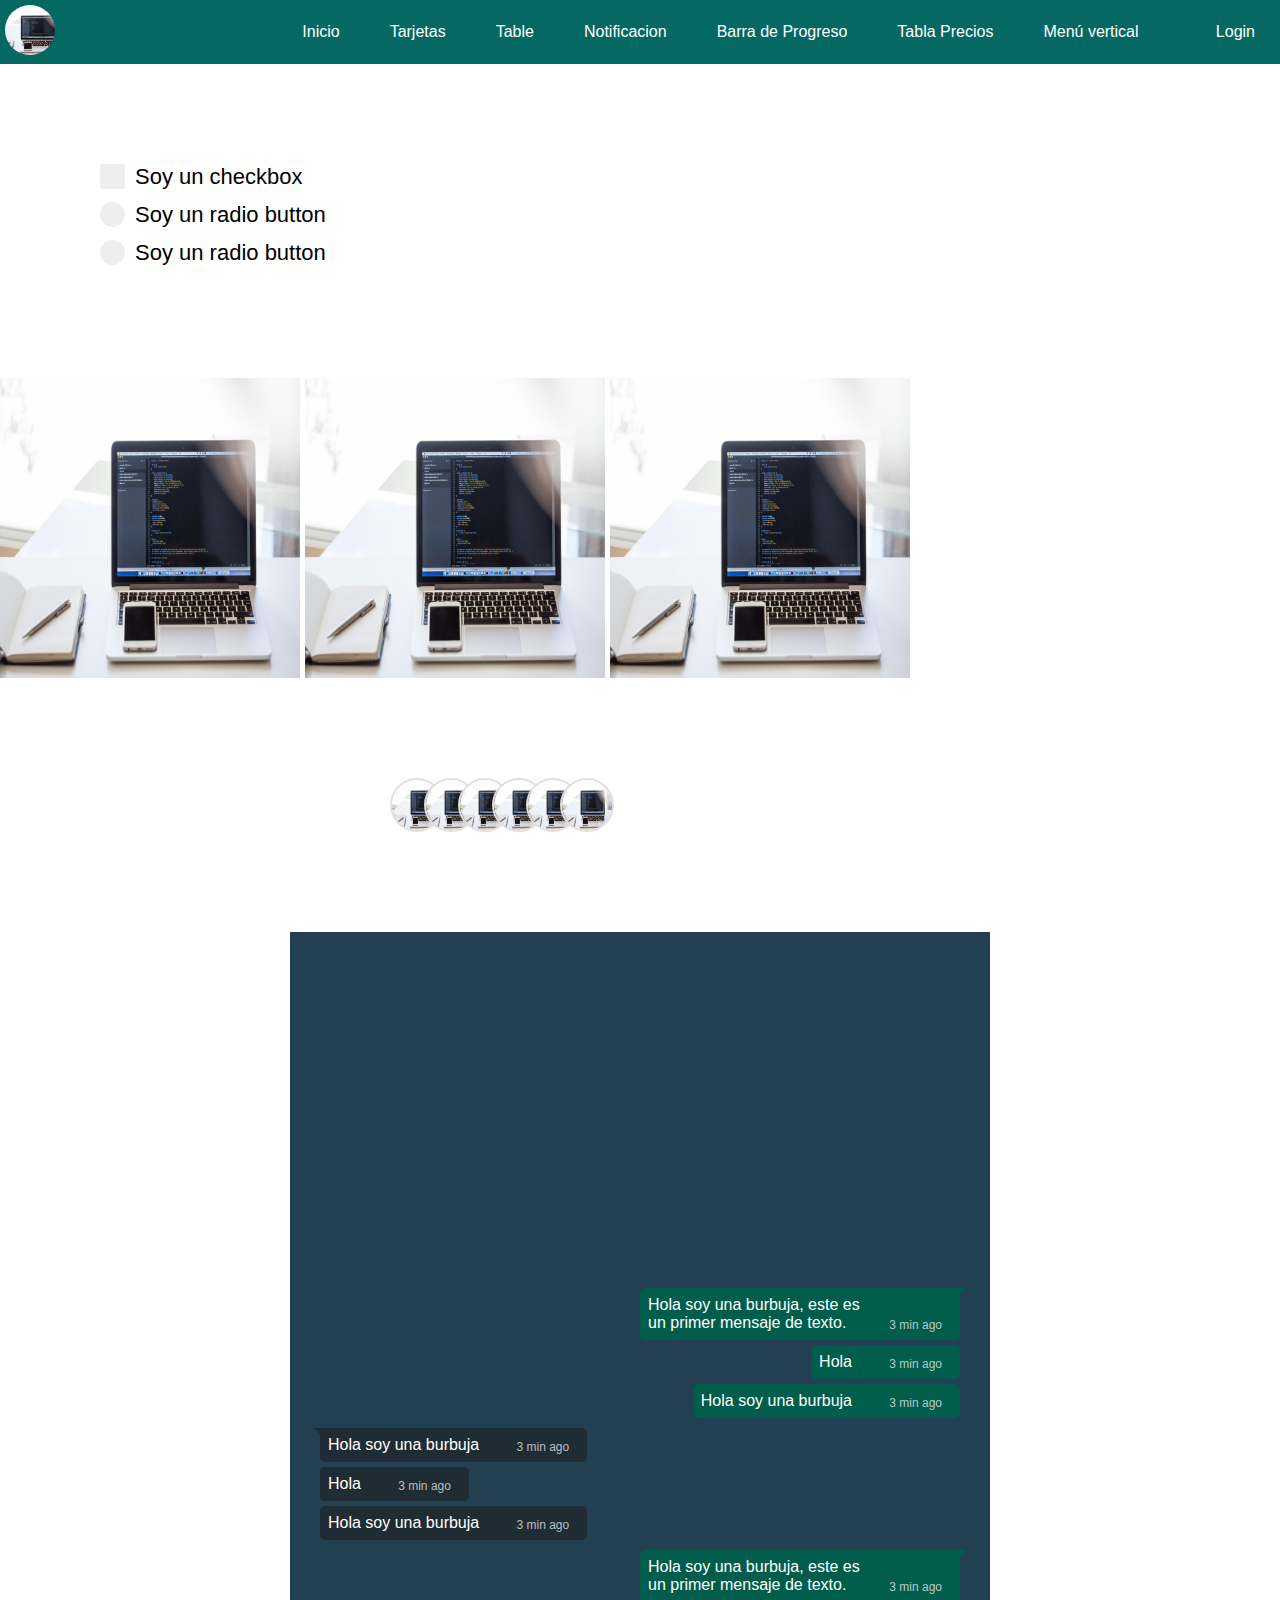
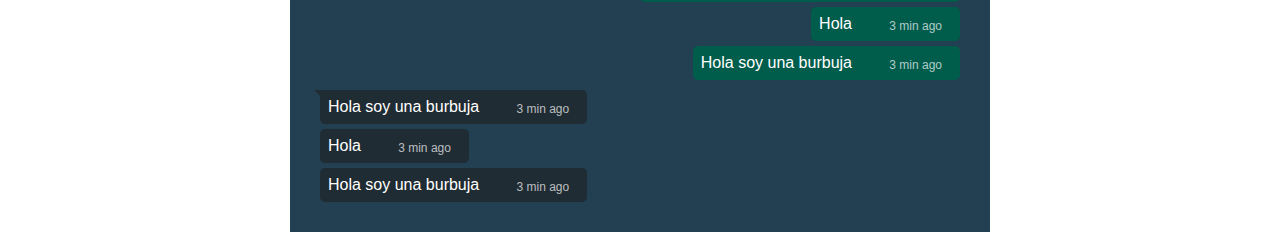
<file: index.html>
<!DOCTYPE html>
<html lang="en">
  <head>
    <meta charset="UTF-8" />
    <meta http-equiv="X-UA-Compatible" content="IE=edge" />
    <meta name="viewport" content="width=device-width, initial-scale=1.0" />
    <link rel="stylesheet" href="css/style.css" />
    <link
      href="https://fonts.googleapis.com/icon?family=Material+Icons"
      rel="stylesheet"
    />
    <title>Menú vertical responsivo</title>
  </head>
  <body>
    <nav>
      <div class="mobile">
        <div class="header">
          <div class="logo"><img src="img/logo.jpg" alt="" /></div>
          <div class="more">
            <button id="bMore">
              <span class="material-icons"> menu </span>
            </button>
          </div>
        </div>
        <div class="links" id="links">
          <a href="index.html">Inicio</a>
          <a href="tarjetas.html">Tarjetas</a>
          <a href="tabla.html">Table</a>
          <a href="notificacion.html">Notificacion</a>
          <a href="#">Search</a>
          <a href="#">Sign up</a>
          <a href="login.html">Login</a>
        </div>
      </div>
      <div class="desktop">
        <div class="logo"><img src="img/logo.jpg" alt="" /></div>
        <div class="primary">
          <a href="index.html">Inicio</a>
          <a href="tarjetas.html">Tarjetas</a>
          <a href="tabla.html">Table</a>
          <a href="notificacion.html">Notificacion</a>
          <a href="barraProgreso.html">Barra de Progreso</a>
          <a href="tablaPrecios.html">Tabla Precios</a>
          <a href="menuVertical.html">Menú vertical</a>
        </div>
        <div class="secondary full">
          <!-- <a href="#">Search</a> -->
          <!-- <a href="#">Sign up</a> -->
          <a href="login.html">Login</a>
        </div>
        <div class="secondary mini">
          <a href="#" class="more">More</a>
          <div class="submenu">
            <a href="#">Search</a>
            <a href="#">Sign up</a>
            <a href="#">Login</a>
          </div>
        </div>
      </div>
    </nav>
    <main>
      <section class="check">
        <label class="checkbox-container"
          >Soy un checkbox
          <input type="checkbox" name="" id="" />
          <span class="checkmark"
            ><span class="material-icons">check</span></span
          >
        </label>
        <label class="checkbox-container"
          >Soy un radio button
          <input type="radio" name="a" id="" />
          <span class="checkmark radio"><div class="circle"></div></span>
        </label>
        <label class="checkbox-container"
          >Soy un radio button
          <input type="radio" name="a" id="" />
          <span class="checkmark radio"><div class="circle"></div></span>
        </label>
      </section>
      <section class="cards3d">
        <div class="flip-card">
          <div class="flip-card-inner">
            <div class="flip-card-front">
              <img src="img/logo.jpg" alt="" />
            </div>
            <div class="flip-card-back">
              <h3>Karl Dragneel</h3>
              <p>Desarrollador de softare</p>
              <p>Me gusta programar</p>
            </div>
          </div>
        </div>
        <div class="flip-card">
          <div class="flip-card-inner">
            <div class="flip-card-front"><img src="img/logo.jpg" alt="" /></div>
            <div class="flip-card-back">
              <h3>Karl Dragneel</h3>
              <p>Desarrollador de softare</p>
              <p>Me gusta programar</p>
            </div>
          </div>
        </div>
        <div class="flip-card">
          <div class="flip-card-inner">
            <div class="flip-card-front"><img src="img/logo.jpg" alt="" /></div>
            <div class="flip-card-back">
              <h3>Karl Dragneel</h3>
              <p>Desarrollador de softare</p>
              <p>Me gusta programar</p>
            </div>
          </div>
        </div>
      </section>
      <section>
        <div class="personas-container">
          <div class="persona">
            <img src="img/logo.jpg" alt="" />
            <span class="name"><span class="text">Carlos Mariscal</span></span>
          </div>
          <div class="persona">
            <img src="img/logo.jpg" alt="" />
            <span class="name"><span class="text">Carlos</span></span>
          </div>
          <div class="persona">
            <img src="img/logo.jpg" alt="" />
            <span class="name"><span class="text">Mariscal</span></span>
          </div>
          <div class="persona">
            <img src="img/logo.jpg" alt="" />
            <span class="name"><span class="text">JC</span></span>
          </div>
          <div class="persona">
            <img src="img/logo.jpg" alt="" />
            <span class="name"><span class="text">Rota</span></span>
          </div>
          <div class="persona">
            <img src="img/logo.jpg" alt="" />
            <span class="name"><span class="text">Tal</span></span>
          </div>
        </div>
      </section>
      <section class="chat-container">
        <div class="bubble-container right">
          <div class="bubble">
            <div class="bubble-text">
              <div>
                <span
                  >Hola soy una burbuja, este es un primer mensaje de
                  texto.</span
                >
                <div class="bubble-info">3 min ago</div>
              </div>
            </div>
          </div>
          <div class="bubble">
            <div class="bubble-text">
              <div>
                <span>Hola</span>
                <div class="bubble-info">3 min ago</div>
              </div>
            </div>
          </div>
          <div class="bubble">
            <div class="bubble-text">
              <div>
                <span>Hola soy una burbuja</span>
                <div class="bubble-info">3 min ago</div>
              </div>
            </div>
          </div>
        </div>
        <!-- LEFT -->
        <div class="bubble-container left">
          <div class="bubble">
            <div class="bubble-text">
              <div>
                <span>Hola soy una burbuja</span>
                <div class="bubble-info">3 min ago</div>
              </div>
            </div>
          </div>
          <div class="bubble">
            <div class="bubble-text">
              <div>
                <span>Hola</span>
                <div class="bubble-info">3 min ago</div>
              </div>
            </div>
          </div>
          <div class="bubble">
            <div class="bubble-text">
              <div>
                <span>Hola soy una burbuja</span>
                <div class="bubble-info">3 min ago</div>
              </div>
            </div>
          </div>
        </div>
        <div class="bubble-container right">
          <div class="bubble">
            <div class="bubble-text">
              <div>
                <span
                  >Hola soy una burbuja, este es un primer mensaje de
                  texto.</span
                >
                <div class="bubble-info">3 min ago</div>
              </div>
            </div>
          </div>
          <div class="bubble">
            <div class="bubble-text">
              <div>
                <span>Hola</span>
                <div class="bubble-info">3 min ago</div>
              </div>
            </div>
          </div>
          <div class="bubble">
            <div class="bubble-text">
              <div>
                <span>Hola soy una burbuja</span>
                <div class="bubble-info">3 min ago</div>
              </div>
            </div>
          </div>
        </div>
        <!-- LEFT -->
        <div class="bubble-container left">
          <div class="bubble">
            <div class="bubble-text">
              <div>
                <span>Hola soy una burbuja</span>
                <div class="bubble-info">3 min ago</div>
              </div>
            </div>
          </div>
          <div class="bubble">
            <div class="bubble-text">
              <div>
                <span>Hola</span>
                <div class="bubble-info">3 min ago</div>
              </div>
            </div>
          </div>
          <div class="bubble">
            <div class="bubble-text">
              <div>
                <span>Hola soy una burbuja</span>
                <div class="bubble-info">3 min ago</div>
              </div>
            </div>
          </div>
        </div>
      </section>
    </main>
    <script>
      const bMore = document.querySelector("#bMore");
      const links = document.querySelector("#links");
      bMore.addEventListener("click", (e) => {
        links.classList.toggle("collapsed");
      });
    </script>
  </body>
</html>
</file>
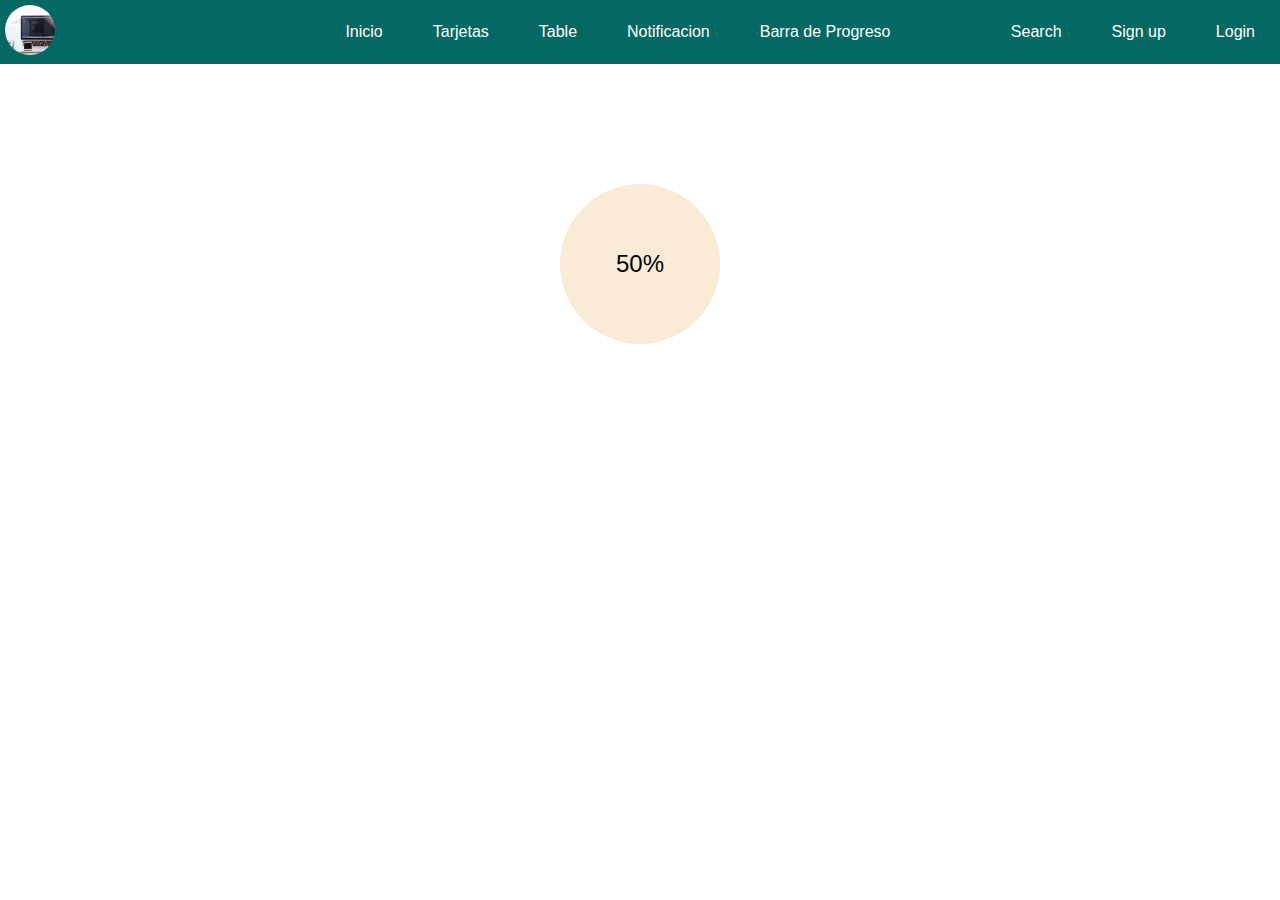
<file: barraProgreso.html>
<!DOCTYPE html>
<html lang="en">
  <head>
    <meta charset="UTF-8" />
    <meta http-equiv="X-UA-Compatible" content="IE=edge" />
    <meta name="viewport" content="width=device-width, initial-scale=1.0" />
    <link rel="stylesheet" href="css/style.css" />
    <link
      href="https://fonts.googleapis.com/icon?family=Material+Icons"
      rel="stylesheet"
    />
    <title>Barra de Progreso</title>
  </head>
  <body>
    <nav>
      <div class="mobile">
        <div class="header">
          <div class="logo"><img src="img/logo.jpg" alt="" /></div>
          <div class="more">
            <button id="bMore">
              <span class="material-icons"> menu </span>
            </button>
          </div>
        </div>
        <div class="links" id="links">
          <a href="index.html">Inicio</a>
          <a href="tarjetas.html">Tarjetas</a>
          <a href="tabla.html">Table</a>
          <a href="notificacion.html">Notificacion</a>
          <a href="#">Search</a>
          <a href="#">Sign up</a>
          <a href="login.html">Login</a>
        </div>
      </div>
      <div class="desktop">
        <div class="logo"><img src="img/logo.jpg" alt="" /></div>
        <div class="primary">
          <a href="index.html">Inicio</a>
          <a href="tarjetas.html">Tarjetas</a>
          <a href="tabla.html">Table</a>
          <a href="notificacion.html">Notificacion</a>
          <a href="barraProgreso.html">Barra de Progreso</a>
        </div>
        <div class="secondary full">
          <a href="#">Search</a>
          <a href="#">Sign up</a>
          <a href="login.html">Login</a>
        </div>
        <div class="secondary mini">
          <a href="#" class="more">More</a>
          <div class="submenu">
            <a href="#">Search</a>
            <a href="#">Sign up</a>
            <a href="#">Login</a>
          </div>
        </div>
      </div>
    </nav>
    <main class="mainProgress">
      <div class="progressbar-container">
        <div class="outer-box">
          <div class="inner-box">50%</div>
          <svg
            xmlns="http://www.w3.org/2000/svg"
            version="1.1"
            width="200"
            height="200"
          >
            <defs>
              <linearGradient id="gradientColor">
                <stop offset="0%" stop-color="#e91e63" />
                <stop offset="100%" stop-color="#673ab7" />
              </linearGradient>
            </defs>
            <circle cx="100" cy="100" r="80" stroke-linecap="round" />
          </svg>
        </div>
      </div>
    </main>
    <script></script>
  </body>
</html>
</file>
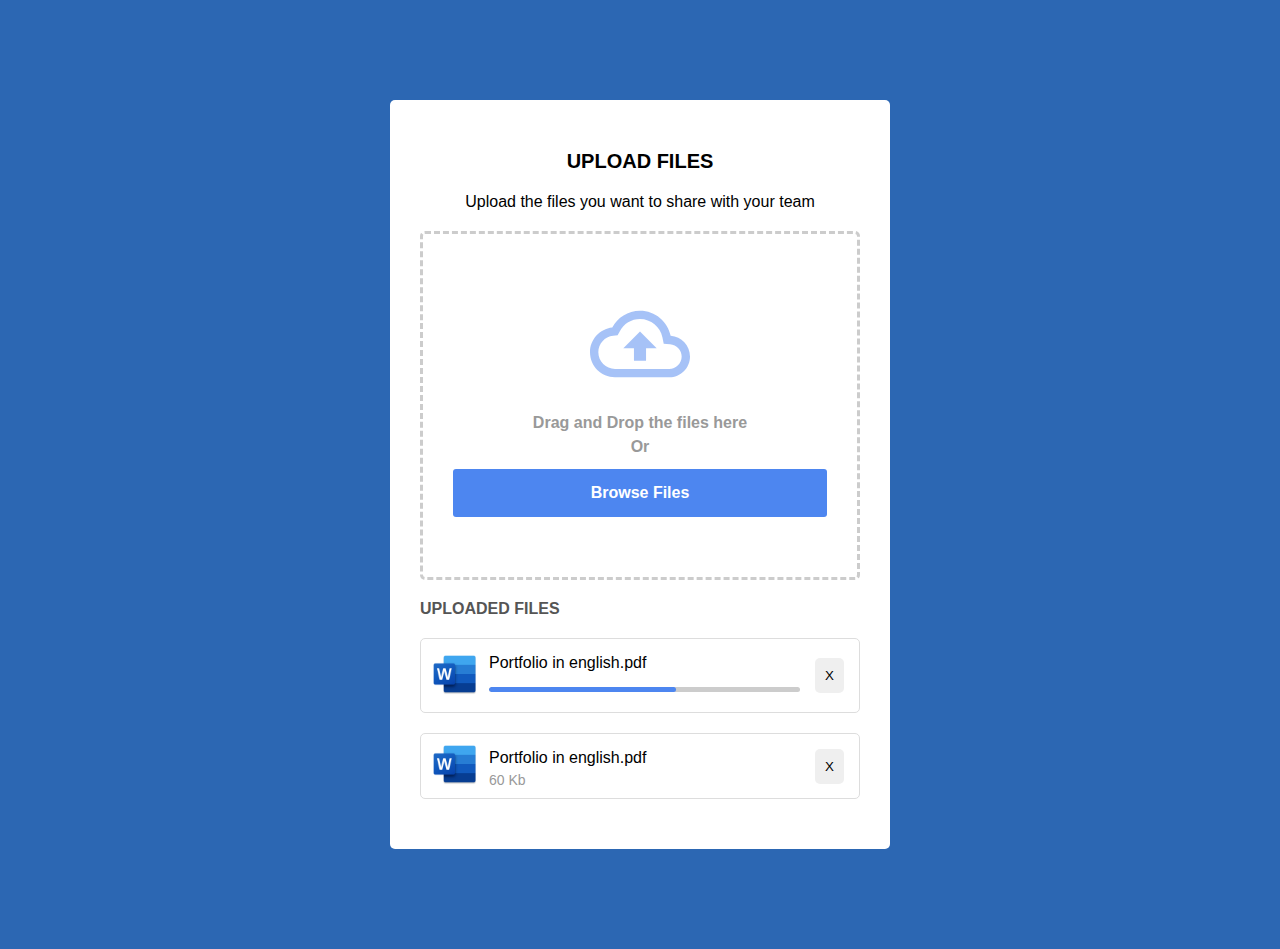
<file: dragDrop.html>
<!DOCTYPE html>
<html lang="en">
  <head>
    <meta charset="UTF-8" />
    <meta http-equiv="X-UA-Compatible" content="IE=edge" />
    <meta name="viewport" content="width=device-width, initial-scale=1.0" />
    <title>Drag and Drop</title>
    <link rel="stylesheet" href="./css/drag-drop.css" />
  </head>
  <body>
    <div class="upload-container">
      <div class="title">UPLOAD FILES</div>
      <div class="description">
        Upload the files you want to share with your team
      </div>
      <div class="drag-drop">
        <div class="icon">
          <svg
            xmlns="http://www.w3.org/2000/svg"
            height="24px"
            viewBox="0 0 24 24"
            width="24px"
            fill="#000000"
          >
            <path d="M0 0h24v24H0V0z" fill="none" />
            <path
              d="M19.35 10.04C18.67 6.59 15.64 4 12 4 9.11 4 6.6 5.64 5.35 8.04 2.34 8.36 0 10.91 0 14c0 3.31 2.69 6 6 6h13c2.76 0 5-2.24 5-5 0-2.64-2.05-4.78-4.65-4.96zM19 18H6c-2.21 0-4-1.79-4-4 0-2.05 1.53-3.76 3.56-3.97l1.07-.11.5-.95C8.08 7.14 9.94 6 12 6c2.62 0 4.88 1.86 5.39 4.43l.3 1.5 1.53.11c1.56.1 2.78 1.41 2.78 2.96 0 1.65-1.35 3-3 3zM8 13h2.55v3h2.9v-3H16l-4-4z"
            />
          </svg>
        </div>
        <div>Drag and Drop the files here <br />Or</div>
        <button class="btn">Browse Files</button>
      </div>

      <div class="title-section">UPLOADED FILES</div>
      <div class="uploaded-files">
        <div class="file">
          <div class="icon">
            <img src="./img/word icon.png" width="48" alt="" />
          </div>
          <div class="title">
            <span class="name">Portfolio in english.pdf</span>
            <div class="progress">
              <div class="progress-60"></div>
            </div>
          </div>
          <div class="actions">
            <button>X</button>
          </div>
        </div>

        <div class="file">
          <div class="icon">
            <img src="./img/word icon.png" width="48" alt="" />
          </div>
          <div class="title">
            <span class="name">Portfolio in english.pdf</span>
            <div class="size">60 Kb</div>
          </div>
          <div class="actions">
            <button>X</button>
          </div>
        </div>
      </div>
    </div>
  </body>
</html>
</file>
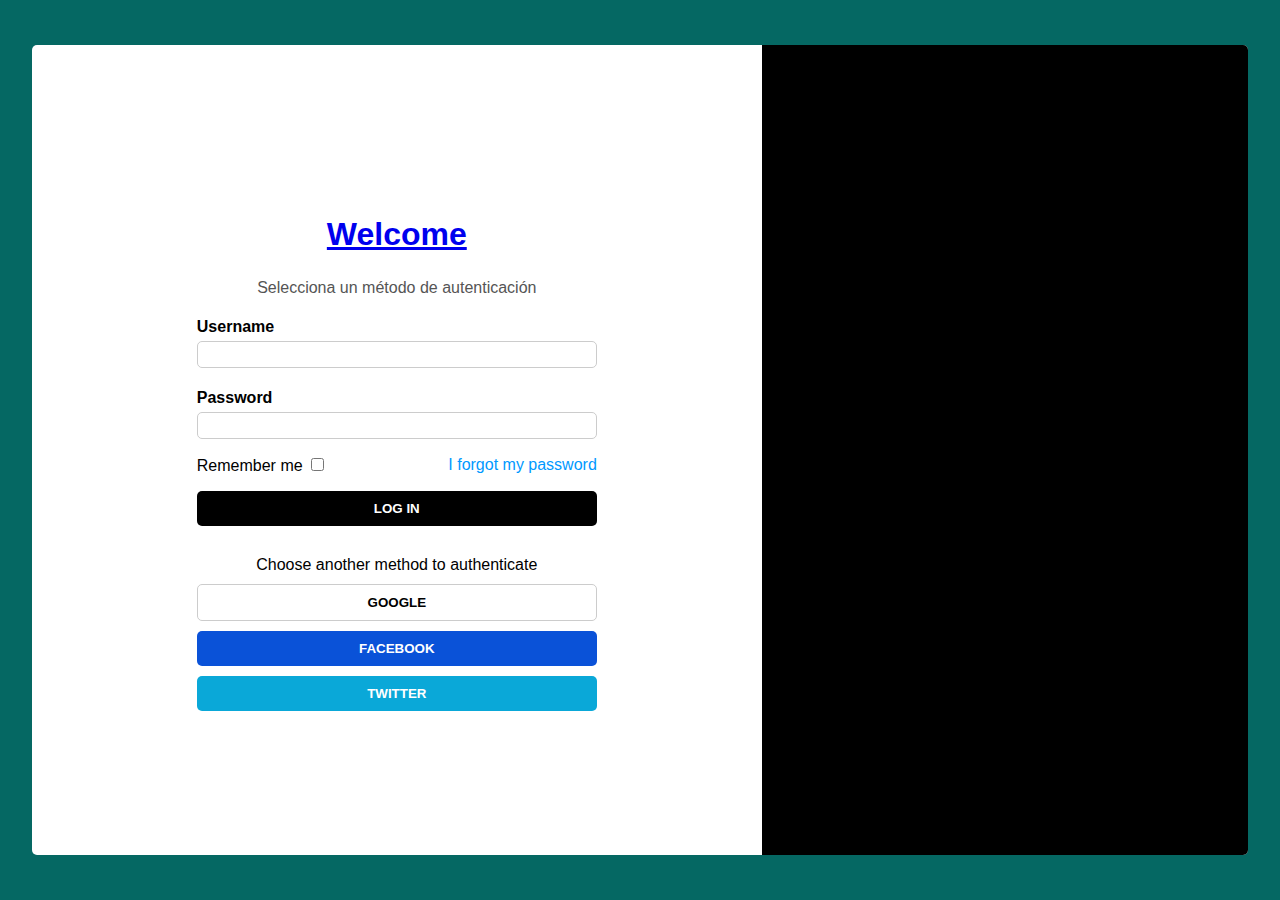
<file: login.html>
<!DOCTYPE html>
<html lang="en">
  <head>
    <meta charset="UTF-8" />
    <meta http-equiv="X-UA-Compatible" content="IE=edge" />
    <meta name="viewport" content="width=device-width, initial-scale=1.0" />
    <link rel="stylesheet" href="css/style.css" />
    <link
      href="https://fonts.googleapis.com/icon?family=Material+Icons"
      rel="stylesheet"
    />
    <title>Login</title>
  </head>
  <body>
    <!-- <nav>
      <div class="mobile">
        <div class="header">
          <div class="logo"><img src="img/logo.jpg" alt="" /></div>
          <div class="more">
            <button id="bMore">
              <span class="material-icons"> menu </span>
            </button>
          </div>
        </div>
        <div class="links" id="links">
          <a href="index.html">Inicio</a>
          <a href="tarjetas.html">Tarjetas</a>
          <a href="tabla.html">Table</a>
          <a href="notificacion.html">Notificacion</a>
          <a href="#">Search</a>
          <a href="#">Sign up</a>
          <a href="login.html">Login</a>
        </div>
      </div>
      <div class="desktop">
        <div class="logo"><img src="img/logo.jpg" alt="" /></div>
        <div class="primary">
          <a href="index.html">Inicio</a>
          <a href="tarjetas.html">Tarjetas</a>
          <a href="tabla.html">Table</a>
          <a href="notificacion.html">Notificacion</a>
        </div>
        <div class="secondary full">
          <a href="#">Search</a>
          <a href="#">Sign up</a>
          <a href="login.html">Login</a>
        </div>
        <div class="secondary mini">
          <a href="#" class="more">More</a>
          <div class="submenu">
            <a href="#">Search</a>
            <a href="#">Sign up</a>
            <a href="#">Login</a>
          </div>
        </div>
      </div>
    </nav> -->
    <main class="main">
      <div class="form-container">
        <div class="login-container">
          <h2><a href="index.html">Welcome</a></h2>
          <p>Selecciona un método de autenticación</p>
          <form action="">
            <p>
              <label for="username">Username</label>
              <input class="input" type="text" name="username" id="username" />
            </p>
            <p>
              <label for="password">Password</label>
              <input
                class="input"
                type="password"
                name="password"
                id="password"
              />
            </p>
            <div class="options">
              <div>
                Remember me
                <input type="checkbox" name="rememberme" id="rememberme" />
              </div>
              <div>
                <a href="#">I forgot my password</a>
              </div>
            </div>

            <p>
              <input type="submit" value="Log in" class="btn btn-login" />
            </p>
            <div class="providers">
              <span>Choose another method to authenticate</span>
              <button class="btn btn-google">Google</button>
              <button class="btn btn-facebook">Facebook</button>
              <button class="btn btn-twitter">Twitter</button>
            </div>
          </form>
        </div>
        <div class="welcome-screen-container"></div>
      </div>
    </main>
    <script></script>
  </body>
</html>
</file>
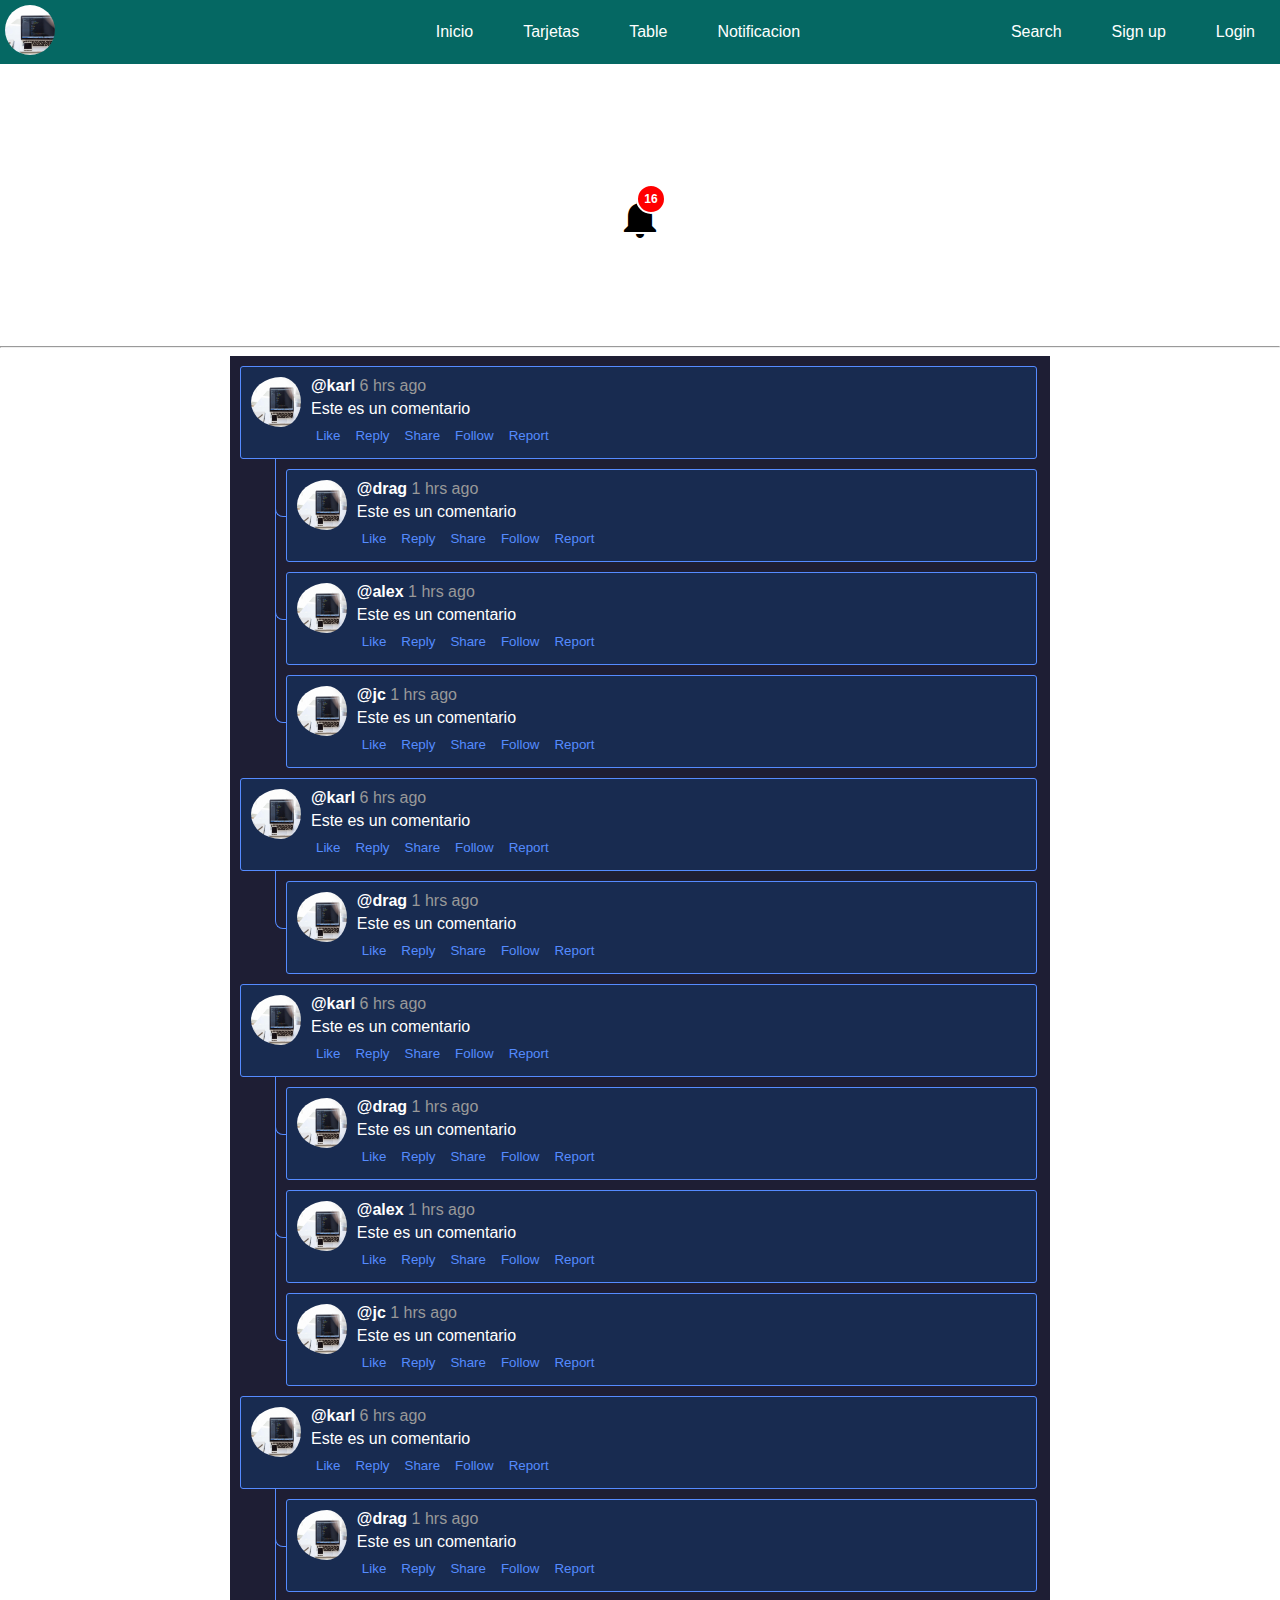
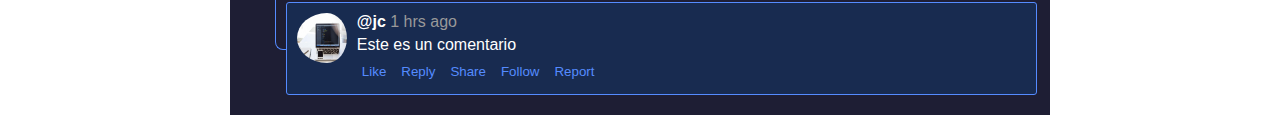
<file: notificacion.html>
<!DOCTYPE html>
<html lang="en">
  <head>
    <meta charset="UTF-8" />
    <meta http-equiv="X-UA-Compatible" content="IE=edge" />
    <meta name="viewport" content="width=device-width, initial-scale=1.0" />
    <link
      href="https://fonts.googleapis.com/icon?family=Material+Icons"
      rel="stylesheet"
    />
    <link rel="stylesheet" href="css/style.css" />
    <title>Notificación</title>
  </head>
  <body>
    <nav>
      <div class="mobile">
        <div class="header">
          <div class="logo"><img src="img/logo.jpg" alt="" /></div>
          <div class="more">
            <button id="bMore">
              <span class="material-icons"> menu </span>
            </button>
          </div>
        </div>
        <div class="links" id="links">
          <a href="index.html">Inicio</a>
          <a href="tarjetas.html">Tarjetas</a>
          <a href="tabla.html">Table</a>
          <a href="notificacion.html">Notificacion</a>
          <a href="#">Search</a>
          <a href="#">Sign up</a>
          <a href="#">Login</a>
        </div>
      </div>
      <div class="desktop">
        <div class="logo"><img src="img/logo.jpg" alt="" /></div>
        <div class="primary">
          <a href="index.html">Inicio</a>
          <a href="tarjetas.html">Tarjetas</a>
          <a href="tabla.html">Table</a>
          <a href="notificacion.html">Notificacion</a>
        </div>
        <div class="secondary full">
          <a href="#">Search</a>
          <a href="#">Sign up</a>
          <a href="#">Login</a>
        </div>
        <div class="secondary mini">
          <a href="#" class="more">More</a>
          <div class="submenu">
            <a href="#">Search</a>
            <a href="#">Sign up</a>
            <a href="#">Login</a>
          </div>
        </div>
      </div>
    </nav>
    <main>
      <div class="notification">
        <div class="count">16</div>
        <div class="material-icons notifi">notifications</div>
      </div>
      <hr />
      <!-- Thread de Comentarios -->
      <div class="comment-container">
        <div class="comment">
          <div class="comment-wrapper">
            <div class="content">
              <div class="user-photo">
                <img src="img/logo.jpg" alt="" />
              </div>
              <div class="comment-info">
                <div class="header">
                  <span class="username">@karl</span>
                  <span class="date">6 hrs ago</span>
                </div>
                <div class="text">Este es un comentario</div>
                <div class="actions">
                  <button>Like</button>
                  <button>Reply</button>
                  <button>Share</button>
                  <button>Follow</button>
                  <button>Report</button>
                </div>
              </div>
            </div>

            <div class="replies">
              <div class="comment">
                <div class="line"></div>
                <div class="comment-wrapper">
                  <div class="content">
                    <div class="user-photo">
                      <img src="img/logo.jpg" alt="" />
                    </div>
                    <div class="comment-info">
                      <div class="header">
                        <span class="username">@drag</span>
                        <span class="date">1 hrs ago</span>
                      </div>
                      <div class="text">Este es un comentario</div>
                      <div class="actions">
                        <button>Like</button>
                        <button>Reply</button>
                        <button>Share</button>
                        <button>Follow</button>
                        <button>Report</button>
                      </div>
                    </div>
                  </div>
                </div>
              </div>
              <div class="comment">
                <div class="line"></div>
                <div class="comment-wrapper">
                  <div class="content">
                    <div class="user-photo">
                      <img src="img/logo.jpg" alt="" />
                    </div>
                    <div class="comment-info">
                      <div class="header">
                        <span class="username">@alex</span>
                        <span class="date">1 hrs ago</span>
                      </div>
                      <div class="text">Este es un comentario</div>
                      <div class="actions">
                        <button>Like</button>
                        <button>Reply</button>
                        <button>Share</button>
                        <button>Follow</button>
                        <button>Report</button>
                      </div>
                    </div>
                  </div>
                </div>
              </div>
              <div class="comment">
                <div class="line"></div>
                <div class="comment-wrapper">
                  <div class="content">
                    <div class="user-photo">
                      <img src="img/logo.jpg" alt="" />
                    </div>
                    <div class="comment-info">
                      <div class="header">
                        <span class="username">@jc</span>
                        <span class="date">1 hrs ago</span>
                      </div>
                      <div class="text">Este es un comentario</div>
                      <div class="actions">
                        <button>Like</button>
                        <button>Reply</button>
                        <button>Share</button>
                        <button>Follow</button>
                        <button>Report</button>
                      </div>
                    </div>
                  </div>
                </div>
              </div>
            </div>
          </div>
        </div>
        <div class="comment">
          <div class="comment-wrapper">
            <div class="content">
              <div class="user-photo">
                <img src="img/logo.jpg" alt="" />
              </div>
              <div class="comment-info">
                <div class="header">
                  <span class="username">@karl</span>
                  <span class="date">6 hrs ago</span>
                </div>
                <div class="text">Este es un comentario</div>
                <div class="actions">
                  <button>Like</button>
                  <button>Reply</button>
                  <button>Share</button>
                  <button>Follow</button>
                  <button>Report</button>
                </div>
              </div>
            </div>

            <div class="replies">
              <div class="comment">
                <div class="line"></div>
                <div class="comment-wrapper">
                  <div class="content">
                    <div class="user-photo">
                      <img src="img/logo.jpg" alt="" />
                    </div>
                    <div class="comment-info">
                      <div class="header">
                        <span class="username">@drag</span>
                        <span class="date">1 hrs ago</span>
                      </div>
                      <div class="text">Este es un comentario</div>
                      <div class="actions">
                        <button>Like</button>
                        <button>Reply</button>
                        <button>Share</button>
                        <button>Follow</button>
                        <button>Report</button>
                      </div>
                    </div>
                  </div>
                </div>
              </div>
            </div>
          </div>
        </div>
        <div class="comment">
          <div class="comment-wrapper">
            <div class="content">
              <div class="user-photo">
                <img src="img/logo.jpg" alt="" />
              </div>
              <div class="comment-info">
                <div class="header">
                  <span class="username">@karl</span>
                  <span class="date">6 hrs ago</span>
                </div>
                <div class="text">Este es un comentario</div>
                <div class="actions">
                  <button>Like</button>
                  <button>Reply</button>
                  <button>Share</button>
                  <button>Follow</button>
                  <button>Report</button>
                </div>
              </div>
            </div>

            <div class="replies">
              <div class="comment">
                <div class="line"></div>
                <div class="comment-wrapper">
                  <div class="content">
                    <div class="user-photo">
                      <img src="img/logo.jpg" alt="" />
                    </div>
                    <div class="comment-info">
                      <div class="header">
                        <span class="username">@drag</span>
                        <span class="date">1 hrs ago</span>
                      </div>
                      <div class="text">Este es un comentario</div>
                      <div class="actions">
                        <button>Like</button>
                        <button>Reply</button>
                        <button>Share</button>
                        <button>Follow</button>
                        <button>Report</button>
                      </div>
                    </div>
                  </div>
                </div>
              </div>
              <div class="comment">
                <div class="line"></div>
                <div class="comment-wrapper">
                  <div class="content">
                    <div class="user-photo">
                      <img src="img/logo.jpg" alt="" />
                    </div>
                    <div class="comment-info">
                      <div class="header">
                        <span class="username">@alex</span>
                        <span class="date">1 hrs ago</span>
                      </div>
                      <div class="text">Este es un comentario</div>
                      <div class="actions">
                        <button>Like</button>
                        <button>Reply</button>
                        <button>Share</button>
                        <button>Follow</button>
                        <button>Report</button>
                      </div>
                    </div>
                  </div>
                </div>
              </div>
              <div class="comment">
                <div class="line"></div>
                <div class="comment-wrapper">
                  <div class="content">
                    <div class="user-photo">
                      <img src="img/logo.jpg" alt="" />
                    </div>
                    <div class="comment-info">
                      <div class="header">
                        <span class="username">@jc</span>
                        <span class="date">1 hrs ago</span>
                      </div>
                      <div class="text">Este es un comentario</div>
                      <div class="actions">
                        <button>Like</button>
                        <button>Reply</button>
                        <button>Share</button>
                        <button>Follow</button>
                        <button>Report</button>
                      </div>
                    </div>
                  </div>
                </div>
              </div>
            </div>
          </div>
        </div>
        <div class="comment">
          <div class="comment-wrapper">
            <div class="content">
              <div class="user-photo">
                <img src="img/logo.jpg" alt="" />
              </div>
              <div class="comment-info">
                <div class="header">
                  <span class="username">@karl</span>
                  <span class="date">6 hrs ago</span>
                </div>
                <div class="text">Este es un comentario</div>
                <div class="actions">
                  <button>Like</button>
                  <button>Reply</button>
                  <button>Share</button>
                  <button>Follow</button>
                  <button>Report</button>
                </div>
              </div>
            </div>

            <div class="replies">
              <div class="comment">
                <div class="line"></div>
                <div class="comment-wrapper">
                  <div class="content">
                    <div class="user-photo">
                      <img src="img/logo.jpg" alt="" />
                    </div>
                    <div class="comment-info">
                      <div class="header">
                        <span class="username">@drag</span>
                        <span class="date">1 hrs ago</span>
                      </div>
                      <div class="text">Este es un comentario</div>
                      <div class="actions">
                        <button>Like</button>
                        <button>Reply</button>
                        <button>Share</button>
                        <button>Follow</button>
                        <button>Report</button>
                      </div>
                    </div>
                  </div>
                </div>
              </div>
              <div class="comment">
                <div class="line"></div>
                <div class="comment-wrapper">
                  <div class="content">
                    <div class="user-photo">
                      <img src="img/logo.jpg" alt="" />
                    </div>
                    <div class="comment-info">
                      <div class="header">
                        <span class="username">@jc</span>
                        <span class="date">1 hrs ago</span>
                      </div>
                      <div class="text">Este es un comentario</div>
                      <div class="actions">
                        <button>Like</button>
                        <button>Reply</button>
                        <button>Share</button>
                        <button>Follow</button>
                        <button>Report</button>
                      </div>
                    </div>
                  </div>
                </div>
              </div>
            </div>
          </div>
        </div>
      </div>
    </main>
    <script></script>
  </body>
</html>
</file>
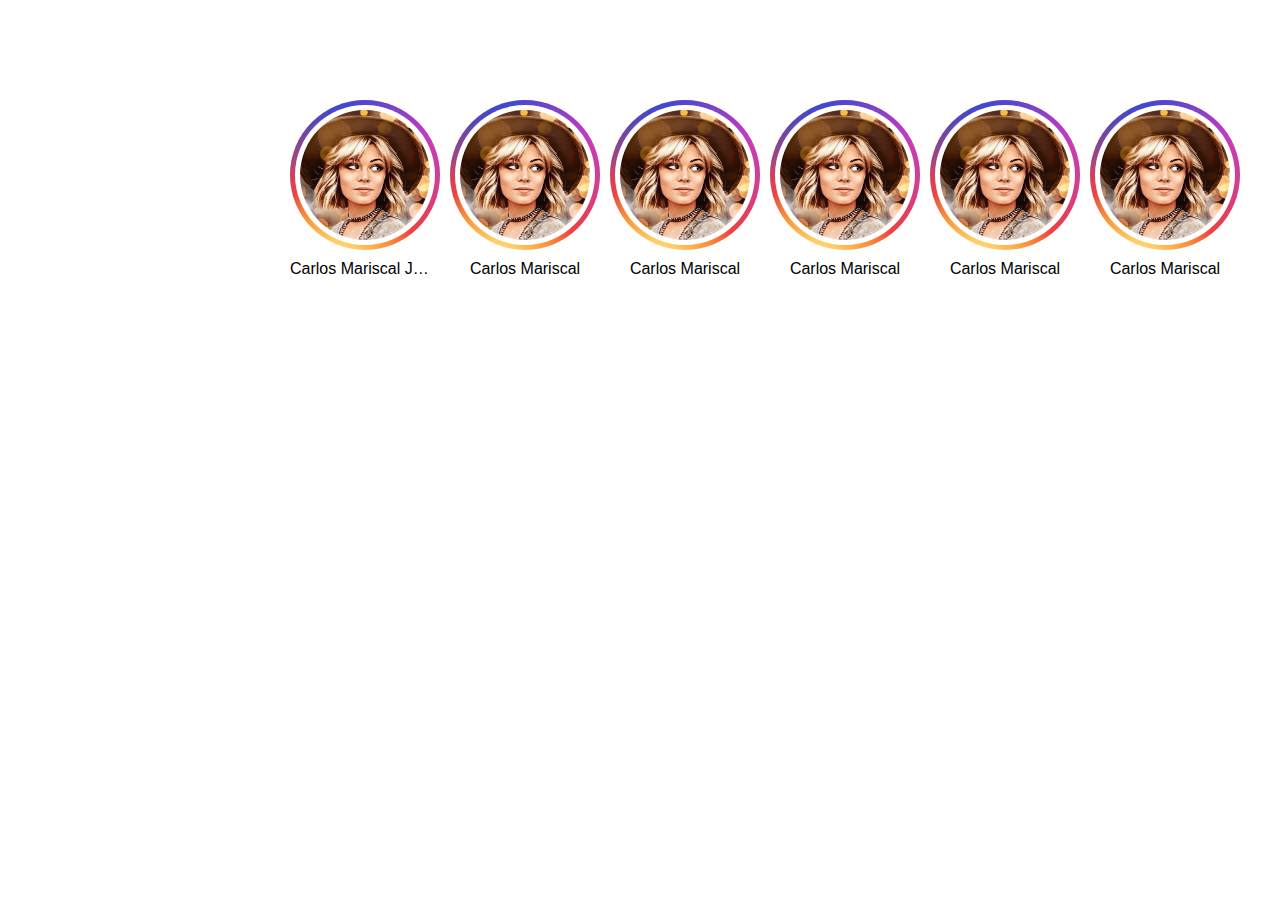
<file: perfilInstagram.html>
<!DOCTYPE html>
<html lang="en">
  <head>
    <meta charset="UTF-8" />
    <meta http-equiv="X-UA-Compatible" content="IE=edge" />
    <meta name="viewport" content="width=device-width, initial-scale=1.0" />
    <link rel="stylesheet" href="./css/perfilInstagram.css" />
    <title>Perfiles Estilo Instagram</title>
  </head>
  <body>
    <div class="stories-container">
      <div class="story">
        <div class="outer-border">
          <div class="border">
            <a href="#">
              <img src="./img/profile1.jpg" alt="" />
            </a>
          </div>
        </div>
        <div class="name">Carlos Mariscal JC Task</div>
      </div>
      <div class="story">
        <div class="outer-border">
          <div class="border">
            <a href="#">
              <img src="./img/profile1.jpg" alt="" />
            </a>
          </div>
        </div>
        <div class="name">Carlos Mariscal</div>
      </div>
      <div class="story">
        <div class="outer-border">
          <div class="border">
            <a href="#">
              <img src="./img/profile1.jpg" alt="" />
            </a>
          </div>
        </div>
        <div class="name">Carlos Mariscal</div>
      </div>
      <div class="story">
        <div class="outer-border">
          <div class="border">
            <a href="#">
              <img src="./img/profile1.jpg" alt="" />
            </a>
          </div>
        </div>
        <div class="name">Carlos Mariscal</div>
      </div>
      <div class="story">
        <div class="outer-border">
          <div class="border">
            <a href="#">
              <img src="./img/profile1.jpg" alt="" />
            </a>
          </div>
        </div>
        <div class="name">Carlos Mariscal</div>
      </div>
      <div class="story">
        <div class="outer-border">
          <div class="border">
            <a href="#">
              <img src="./img/profile1.jpg" alt="" />
            </a>
          </div>
        </div>
        <div class="name">Carlos Mariscal</div>
      </div>
    </div>
  </body>
</html>
</file>
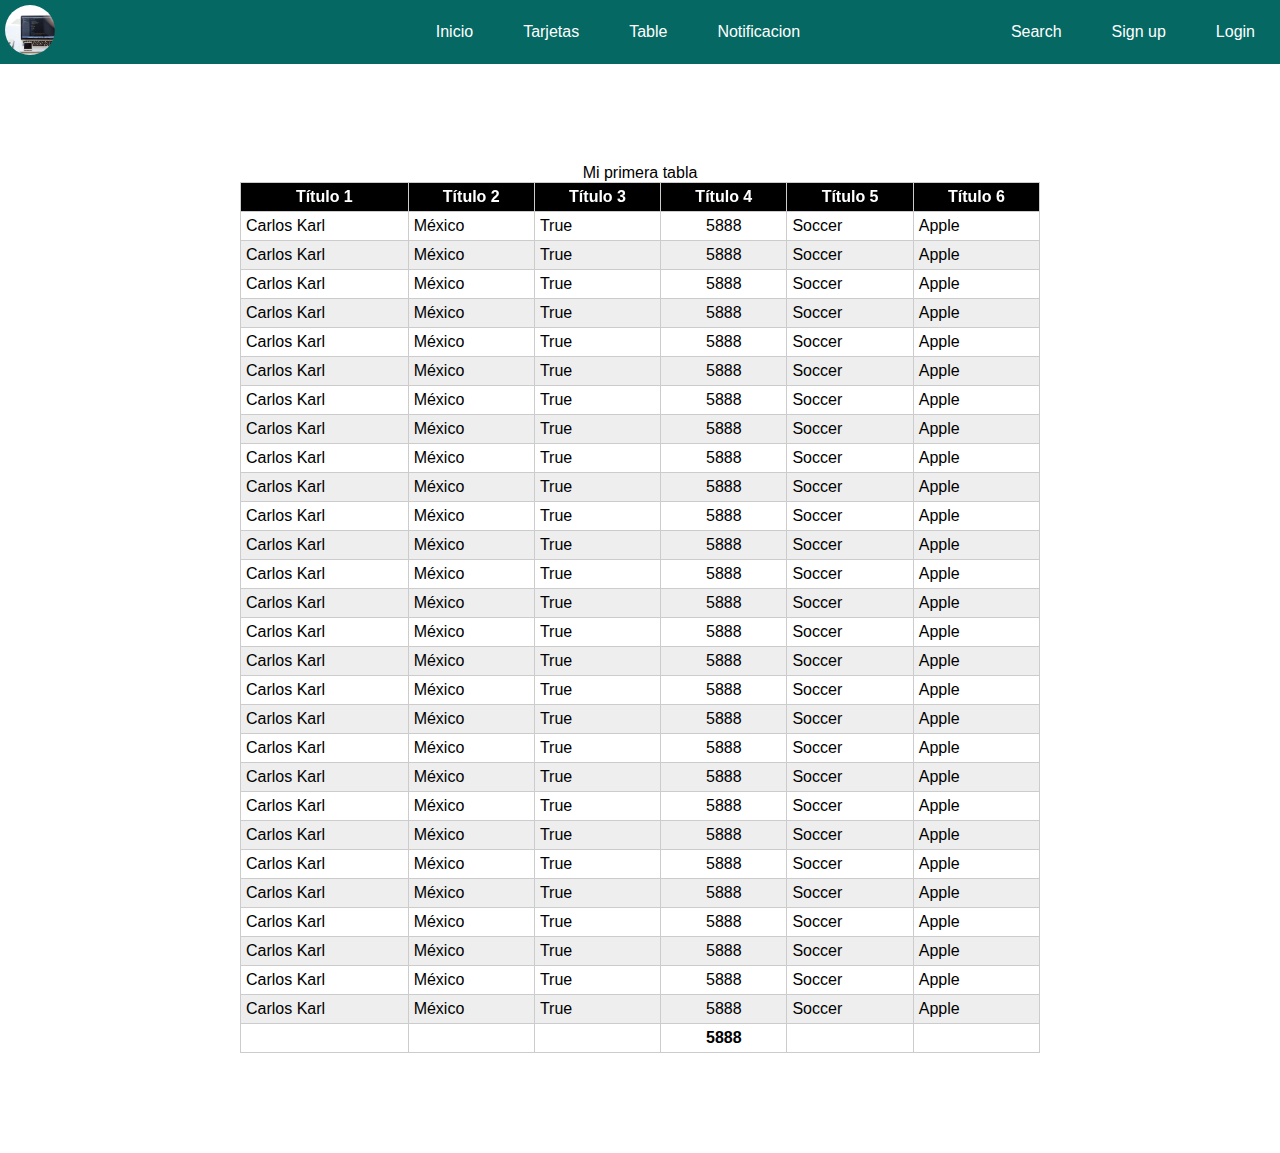
<file: tabla.html>
<!DOCTYPE html>
<html lang="en">
  <head>
    <meta charset="UTF-8" />
    <meta http-equiv="X-UA-Compatible" content="IE=edge" />
    <meta name="viewport" content="width=device-width, initial-scale=1.0" />
    <link rel="stylesheet" href="css/style.css" />
    <link
      href="https://fonts.googleapis.com/icon?family=Material+Icons"
      rel="stylesheet"
    />
    <title>Tabla</title>
  </head>
  <body>
    <nav>
      <div class="mobile">
        <div class="header">
          <div class="logo"><img src="img/logo.jpg" alt="" /></div>
          <div class="more">
            <button id="bMore">
              <span class="material-icons"> menu </span>
            </button>
          </div>
        </div>
        <div class="links" id="links">
          <a href="index.html">Inicio</a>
          <a href="tarjetas.html">Tarjetas</a>
          <a href="tabla.html">Table</a>
          <a href="notificacion.html">Notificacion</a>
          <a href="#">Search</a>
          <a href="#">Sign up</a>
          <a href="#">Login</a>
        </div>
      </div>
      <div class="desktop">
        <div class="logo"><img src="img/logo.jpg" alt="" /></div>
        <div class="primary">
          <a href="index.html">Inicio</a>
          <a href="tarjetas.html">Tarjetas</a>
          <a href="tabla.html">Table</a>
          <a href="notificacion.html">Notificacion</a>
        </div>
        <div class="secondary full">
          <a href="#">Search</a>
          <a href="#">Sign up</a>
          <a href="#">Login</a>
        </div>
        <div class="secondary mini">
          <a href="#" class="more">More</a>
          <div class="submenu">
            <a href="#">Search</a>
            <a href="#">Sign up</a>
            <a href="#">Login</a>
          </div>
        </div>
      </div>
    </nav>
    <main>
      <table>
        <caption>
          Mi primera tabla
        </caption>
        <thead>
          <tr>
            <th>Título 1</th>
            <th>Título 2</th>
            <th>Título 3</th>
            <th>Título 4</th>
            <th>Título 5</th>
            <th>Título 6</th>
          </tr>
        </thead>
        <tbody>
          <tr>
            <td>Carlos Karl</td>
            <td>México</td>
            <td>True</td>
            <td>5888</td>
            <td>Soccer</td>
            <td>Apple</td>
          </tr>
          <tr>
            <td>Carlos Karl</td>
            <td>México</td>
            <td>True</td>
            <td>5888</td>
            <td>Soccer</td>
            <td>Apple</td>
          </tr>
          <tr>
            <td>Carlos Karl</td>
            <td>México</td>
            <td>True</td>
            <td>5888</td>
            <td>Soccer</td>
            <td>Apple</td>
          </tr>
          <tr>
            <td>Carlos Karl</td>
            <td>México</td>
            <td>True</td>
            <td>5888</td>
            <td>Soccer</td>
            <td>Apple</td>
          </tr>
          <tr>
            <td>Carlos Karl</td>
            <td>México</td>
            <td>True</td>
            <td>5888</td>
            <td>Soccer</td>
            <td>Apple</td>
          </tr>
          <tr>
            <td>Carlos Karl</td>
            <td>México</td>
            <td>True</td>
            <td>5888</td>
            <td>Soccer</td>
            <td>Apple</td>
          </tr>
          <tr>
            <td>Carlos Karl</td>
            <td>México</td>
            <td>True</td>
            <td>5888</td>
            <td>Soccer</td>
            <td>Apple</td>
          </tr>
          <tr>
            <td>Carlos Karl</td>
            <td>México</td>
            <td>True</td>
            <td>5888</td>
            <td>Soccer</td>
            <td>Apple</td>
          </tr>
          <tr>
            <td>Carlos Karl</td>
            <td>México</td>
            <td>True</td>
            <td>5888</td>
            <td>Soccer</td>
            <td>Apple</td>
          </tr>
          <tr>
            <td>Carlos Karl</td>
            <td>México</td>
            <td>True</td>
            <td>5888</td>
            <td>Soccer</td>
            <td>Apple</td>
          </tr>
          <tr>
            <td>Carlos Karl</td>
            <td>México</td>
            <td>True</td>
            <td>5888</td>
            <td>Soccer</td>
            <td>Apple</td>
          </tr>
          <tr>
            <td>Carlos Karl</td>
            <td>México</td>
            <td>True</td>
            <td>5888</td>
            <td>Soccer</td>
            <td>Apple</td>
          </tr>
          <tr>
            <td>Carlos Karl</td>
            <td>México</td>
            <td>True</td>
            <td>5888</td>
            <td>Soccer</td>
            <td>Apple</td>
          </tr>
          <tr>
            <td>Carlos Karl</td>
            <td>México</td>
            <td>True</td>
            <td>5888</td>
            <td>Soccer</td>
            <td>Apple</td>
          </tr>
          <tr>
            <td>Carlos Karl</td>
            <td>México</td>
            <td>True</td>
            <td>5888</td>
            <td>Soccer</td>
            <td>Apple</td>
          </tr>
          <tr>
            <td>Carlos Karl</td>
            <td>México</td>
            <td>True</td>
            <td>5888</td>
            <td>Soccer</td>
            <td>Apple</td>
          </tr>
          <tr>
            <td>Carlos Karl</td>
            <td>México</td>
            <td>True</td>
            <td>5888</td>
            <td>Soccer</td>
            <td>Apple</td>
          </tr>
          <tr>
            <td>Carlos Karl</td>
            <td>México</td>
            <td>True</td>
            <td>5888</td>
            <td>Soccer</td>
            <td>Apple</td>
          </tr>
          <tr>
            <td>Carlos Karl</td>
            <td>México</td>
            <td>True</td>
            <td>5888</td>
            <td>Soccer</td>
            <td>Apple</td>
          </tr>
          <tr>
            <td>Carlos Karl</td>
            <td>México</td>
            <td>True</td>
            <td>5888</td>
            <td>Soccer</td>
            <td>Apple</td>
          </tr>
          <tr>
            <td>Carlos Karl</td>
            <td>México</td>
            <td>True</td>
            <td>5888</td>
            <td>Soccer</td>
            <td>Apple</td>
          </tr>
          <tr>
            <td>Carlos Karl</td>
            <td>México</td>
            <td>True</td>
            <td>5888</td>
            <td>Soccer</td>
            <td>Apple</td>
          </tr>
          <tr>
            <td>Carlos Karl</td>
            <td>México</td>
            <td>True</td>
            <td>5888</td>
            <td>Soccer</td>
            <td>Apple</td>
          </tr>
          <tr>
            <td>Carlos Karl</td>
            <td>México</td>
            <td>True</td>
            <td>5888</td>
            <td>Soccer</td>
            <td>Apple</td>
          </tr>
          <tr>
            <td>Carlos Karl</td>
            <td>México</td>
            <td>True</td>
            <td>5888</td>
            <td>Soccer</td>
            <td>Apple</td>
          </tr>
          <tr>
            <td>Carlos Karl</td>
            <td>México</td>
            <td>True</td>
            <td>5888</td>
            <td>Soccer</td>
            <td>Apple</td>
          </tr>
          <tr>
            <td>Carlos Karl</td>
            <td>México</td>
            <td>True</td>
            <td>5888</td>
            <td>Soccer</td>
            <td>Apple</td>
          </tr>
          <tr>
            <td>Carlos Karl</td>
            <td>México</td>
            <td>True</td>
            <td>5888</td>
            <td>Soccer</td>
            <td>Apple</td>
          </tr>
        </tbody>
        <tfoot>
          <tr>
            <th></th>
            <th></th>
            <th></th>
            <th>5888</th>
            <th></th>
            <th></th>
          </tr>
        </tfoot>
      </table>
    </main>
    <script></script>
  </body>
</html>
</file>
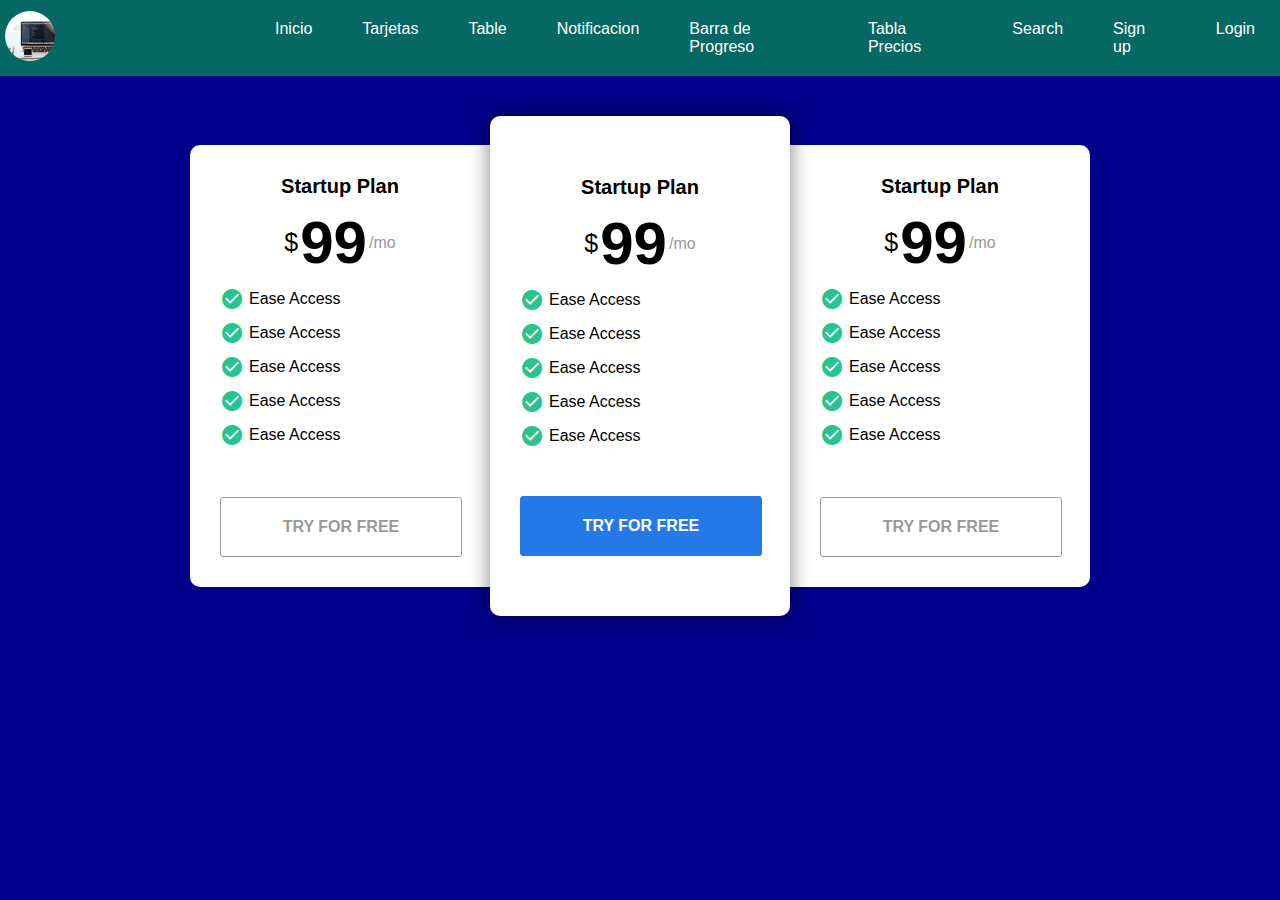
<file: tablaPrecios.html>
<!DOCTYPE html>
<html lang="en">
  <head>
    <meta charset="UTF-8" />
    <meta http-equiv="X-UA-Compatible" content="IE=edge" />
    <meta name="viewport" content="width=device-width, initial-scale=1.0" />
    <link rel="stylesheet" href="css/style.css" />
    <link
      href="https://fonts.googleapis.com/icon?family=Material+Icons"
      rel="stylesheet"
    />
    <title>Tabla de precios</title>
  </head>
  <body class="bodyPrecios">
    <nav>
      <div class="mobile">
        <div class="header">
          <div class="logo"><img src="img/logo.jpg" alt="" /></div>
          <div class="more">
            <button id="bMore">
              <span class="material-icons"> menu </span>
            </button>
          </div>
        </div>
        <div class="links" id="links">
          <a href="index.html">Inicio</a>
          <a href="tarjetas.html">Tarjetas</a>
          <a href="tabla.html">Table</a>
          <a href="notificacion.html">Notificacion</a>
          <a href="#">Search</a>
          <a href="#">Sign up</a>
          <a href="login.html">Login</a>
        </div>
      </div>
      <div class="desktop">
        <div class="logo"><img src="img/logo.jpg" alt="" /></div>
        <div class="primary">
          <a href="index.html">Inicio</a>
          <a href="tarjetas.html">Tarjetas</a>
          <a href="tabla.html">Table</a>
          <a href="notificacion.html">Notificacion</a>
          <a href="barraProgreso.html">Barra de Progreso</a>
          <a href="tablaPrecios.html">Tabla Precios</a>
        </div>
        <div class="secondary full">
          <a href="#">Search</a>
          <a href="#">Sign up</a>
          <a href="login.html">Login</a>
        </div>
        <div class="secondary mini">
          <a href="#" class="more">More</a>
          <div class="submenu">
            <a href="#">Search</a>
            <a href="#">Sign up</a>
            <a href="#">Login</a>
          </div>
        </div>
      </div>
    </nav>
    <main>
      <div class="price-table-container">
        <div class="table">
          <div class="title">Startup Plan</div>
          <div class="price">
            <span class="currency">$</span>
            <span class="number">99</span>
            <span class="frequency">/mo</span>
          </div>
          <div class="features">
            <ul>
              <li>
                <span class="material-icons check_circle">check_circle</span>
                Ease Access
              </li>
              <li>
                <span class="material-icons check_circle">check_circle</span>
                Ease Access
              </li>
              <li>
                <span class="material-icons check_circle">check_circle</span>
                Ease Access
              </li>
              <li>
                <span class="material-icons check_circle">check_circle</span>
                Ease Access
              </li>
              <li>
                <span class="material-icons check_circle">check_circle</span>
                Ease Access
              </li>
            </ul>
          </div>
          <div class="actions">
            <a href="" class="btn">Try for free</a>
          </div>
        </div>
        <div class="table recommended">
          <div class="title">Startup Plan</div>
          <div class="price">
            <span class="currency">$</span>
            <span class="number">99</span>
            <span class="frequency">/mo</span>
          </div>
          <div class="features">
            <ul>
              <li>
                <span class="material-icons check_circle">check_circle</span>
                Ease Access
              </li>
              <li>
                <span class="material-icons check_circle">check_circle</span>
                Ease Access
              </li>
              <li>
                <span class="material-icons check_circle">check_circle</span>
                Ease Access
              </li>
              <li>
                <span class="material-icons check_circle">check_circle</span>
                Ease Access
              </li>
              <li>
                <span class="material-icons check_circle">check_circle</span>
                Ease Access
              </li>
            </ul>
          </div>
          <div class="actions">
            <a href="" class="btn recommended">Try for free</a>
          </div>
        </div>
        <div class="table">
          <div class="title">Startup Plan</div>
          <div class="price">
            <span class="currency">$</span>
            <span class="number">99</span>
            <span class="frequency">/mo</span>
          </div>
          <div class="features">
            <ul>
              <li>
                <span class="material-icons check_circle">check_circle</span>
                Ease Access
              </li>
              <li>
                <span class="material-icons check_circle">check_circle</span>
                Ease Access
              </li>
              <li>
                <span class="material-icons check_circle">check_circle</span>
                Ease Access
              </li>
              <li>
                <span class="material-icons check_circle">check_circle</span>
                Ease Access
              </li>
              <li>
                <span class="material-icons check_circle">check_circle</span>
                Ease Access
              </li>
            </ul>
          </div>
          <div class="actions">
            <a href="" class="btn">Try for free</a>
          </div>
        </div>
      </div>
    </main>
  </body>
</html>
</file>
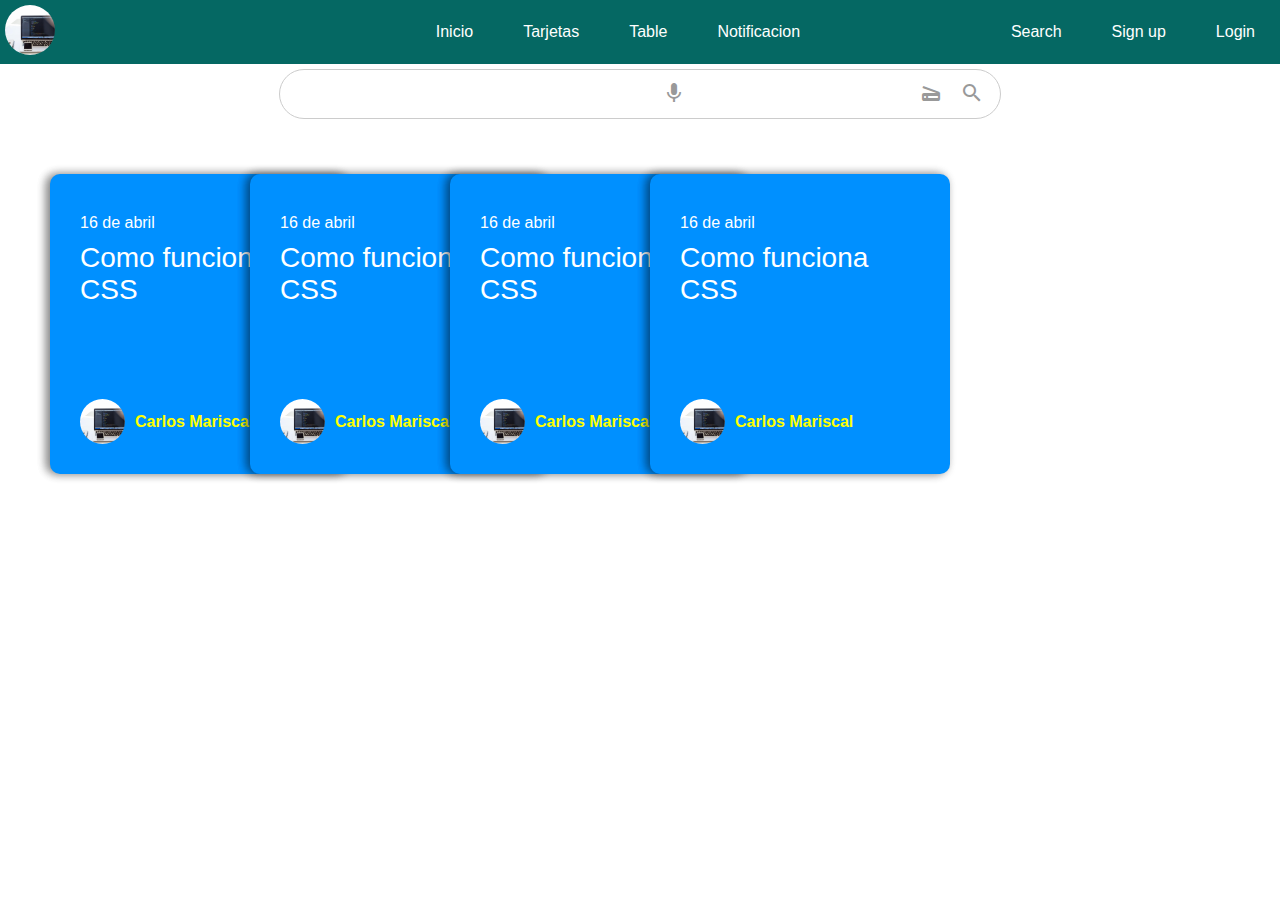
<file: tarjetas.html>
<!DOCTYPE html>
<html lang="en">
  <head>
    <meta charset="UTF-8" />
    <meta http-equiv="X-UA-Compatible" content="IE=edge" />
    <meta name="viewport" content="width=device-width, initial-scale=1.0" />
    <link rel="stylesheet" href="css/style.css" />
    <link
      href="https://fonts.googleapis.com/icon?family=Material+Icons"
      rel="stylesheet"
    />
    <title>Menú vertical responsivo</title>
  </head>
  <body>
    <nav>
      <div class="mobile">
        <div class="header">
          <div class="logo"><img src="img/logo.jpg" alt="" /></div>
          <div class="more">
            <button id="bMore">
              <span class="material-icons"> menu </span>
            </button>
          </div>
        </div>
        <div class="links" id="links">
          <a href="index.html">Inicio</a>
          <a href="tarjetas.html">Tarjetas</a>
          <a href="tabla.html">Table</a>
          <a href="notificacion.html">Notificacion</a>
          <a href="#">Search</a>
          <a href="#">Sign up</a>
          <a href="#">Login</a>
        </div>
      </div>
      <div class="desktop">
        <div class="logo"><img src="img/logo.jpg" alt="" /></div>
        <div class="primary">
          <a href="index.html">Inicio</a>
          <a href="tarjetas.html">Tarjetas</a>
          <a href="tabla.html">Table</a>
          <a href="notificacion.html">Notificacion</a>
        </div>
        <div class="secondary full">
          <a href="#">Search</a>
          <a href="#">Sign up</a>
          <a href="#">Login</a>
        </div>
        <div class="secondary mini">
          <a href="#" class="more">More</a>
          <div class="submenu">
            <a href="#">Search</a>
            <a href="#">Sign up</a>
            <a href="#">Login</a>
          </div>
        </div>
      </div>
    </nav>
    <main>
      <section class="search-bar">
        <input type="text" />
        <div class="actions">
          <button><span class="material-icons">mic</span></button>
          <button><span class="material-icons">document_scanner</span></button>
          <button><span class="material-icons">search</span></button>
        </div>
      </section>
      <div class="cards">
        <!-- CARD -->
        <div class="card">
          <div class="header">
            <div class="date">16 de abril</div>
            <div class="title">Como funciona CSS</div>
          </div>
          <div class="footer">
            <div class="autor">
              <a href="#">
                <img src="img/logo.jpg" alt="" />
                <span>Carlos Mariscal</span>
              </a>
            </div>
          </div>
        </div>
        <div class="card element-1">
          <div class="header">
            <div class="date">16 de abril</div>
            <div class="title">Como funciona CSS</div>
          </div>
          <div class="footer">
            <div class="autor">
              <a href="#">
                <img src="img/logo.jpg" alt="" />
                <span>Carlos Mariscal</span>
              </a>
            </div>
          </div>
        </div>
        <div class="card element-2">
          <div class="header">
            <div class="date">16 de abril</div>
            <div class="title">Como funciona CSS</div>
          </div>
          <div class="footer">
            <div class="autor">
              <a href="#">
                <img src="img/logo.jpg" alt="" />
                <span>Carlos Mariscal</span>
              </a>
            </div>
          </div>
        </div>
        <div class="card element-3">
          <div class="header">
            <div class="date">16 de abril</div>
            <div class="title">Como funciona CSS</div>
          </div>
          <div class="footer">
            <div class="autor">
              <a href="#">
                <img src="img/logo.jpg" alt="" />
                <span>Carlos Mariscal</span>
              </a>
            </div>
          </div>
        </div>
        <!-- CARD -->
      </div>
    </main>
    <script></script>
  </body>
</html>
</file>
<file: css/style.css>
:root {
  --border-color: #558bff;
}

body {
  font-family: Arial, Helvetica, sans-serif;
  margin: 0;
  padding: 0;
}
.material-icons {
  font-family: "Material Icons";
  font-weight: normal;
  font-style: normal;
  font-size: 24px; /* Preferred icon size */
  display: inline-block;
  line-height: 1;
  text-transform: none;
  letter-spacing: normal;
  word-wrap: normal;
  white-space: nowrap;
  direction: ltr;

  /* Support for all WebKit browsers. */
  -webkit-font-smoothing: antialiased;
  /* Support for Safari and Chrome. */
  text-rendering: optimizeLegibility;

  /* Support for Firefox. */
  -moz-osx-font-smoothing: grayscale;

  /* Support for IE. */
  font-feature-settings: "liga";
}
.collapsed {
  display: none;
}

nav {
  background-color: #056863;
  color: white;
  width: 100%;
}
nav .mobile {
  display: none;
}
nav .mobile .header {
  display: flex;
  justify-content: space-between;
  align-items: center;
  padding-left: 10px;
}
nav .mobile .header .more button {
  border: none;
  background-color: #056863;
  color: white;
  padding: 15px;
  cursor: pointer;
}
nav .logo {
  min-width: 250px;
}
.desktop .logo img {
  width: 50px;
  height: 50px;
  padding: 5px;
  border-radius: 50%;
  object-fit: cover;
}
nav a {
  color: white;
  text-decoration: none;
  display: block;
  padding: 20px 25px;
}
nav a:hover {
  color: azure;
  background-color: #00c3ff;
}

nav .desktop {
  display: flex;
  justify-content: space-between;
  align-items: center;
  pad: 0 20px;
}
nav .desktop .primary,
nav .desktop .secondary {
  display: flex;
}

nav .desktop .secondary.mini {
  display: none;
}

@media screen and (max-width: 853px) {
  nav .logo {
    min-width: 100px;
  }
  nav .secondary.full {
    display: none;
  }
  nav .secondary.mini {
    display: block !important;
  }
  nav .secondary.mini .submenu {
    background-color: #056863;
    position: absolute;
    display: none;
    width: 150px;
    right: 0;
  }
  nav .secondary.mini:hover .submenu {
    display: block;
  }
}

@media screen and (max-width: 500px) {
  nav .desktop {
    display: none;
  }
  nav .mobile {
    display: block;
  }
}

/* ---------------- TARJETAS --------------------- */
.cards {
  display: flex;
  width: 100%;
  padding: 50px;
}
.cards .card {
  background-color: rgb(0, 144, 255);
  color: white;
  width: 300px;
  height: 300px;
  border-radius: 10px;
  padding: 30px;
  box-sizing: border-box;
  position: relative;
  display: flex;
  flex-direction: column;
  transition: all 0.3s ease;
  box-shadow: -3px 0 10px rgba(0, 0, 0, 0.3), -4px 0 10px rgba(0, 0, 0, 0.2),
    -5px 0 10px rgba(0, 0, 0, 0.1);
}
.cards .card a {
  color: yellow;
  text-decoration: none;
  font-weight: bold;
}
.cards .card a:hover {
  color: lightyellow;
}
.cards .card .header {
  flex: 1;
}
.cards .card:hover {
  margin-right: 80px;
  transform: rotate(3deg) translateY(-15px);
}
.cards .card .header .date {
  padding: 10px 0;
}
.cards .card .header .title {
  font-size: 28px;
}
.cards .card .footer .autor a {
  display: flex;
  align-items: center;
  gap: 10px;
}
.cards .card .footer img {
  width: 45px;
  height: 45px;
  object-fit: cover;
  border-radius: 50%;
}
.cards .card[class*="element"] {
  margin-left: -100px;
}
.element-1:hover,
.element-2:hover {
  margin-left: -130px;
}

/* ---------------- TABLA --------------------- */
table {
  border-spacing: 0;
  border-collapse: collapse;
  width: 800px;
  margin: 100px auto;
}
td,
th {
  border: 1px solid #ccc;
  padding: 5px;
}
/*Busca las filas PAR*/
tr:nth-child(even) {
  background-color: #eee;
}
td:nth-child(4) {
  text-align: center;
}
tbody tr:hover {
  background-color: rgb(160, 222, 225) !important;
}
thead {
  background-color: black;
  color: white;
  position: sticky;
  top: 0;
}

/* ---------------- NOTIFICACIONES --------------------- */
.notification {
  width: 48px;
  margin: 100px auto;
  animation: ring 4s 0.7s ease-in-out infinite;
  transform-origin: 50% 4px;
}
.notifi {
  /* color: red; */
  font-size: 48px;
}
.notification .count {
  --size: 30px;
  font-size: 12px;
  font-weight: bold;
  background-color: red;
  color: white;
  /* Convertir a cuadrado la notificación */
  border: solid 2px white;
  display: inline-flex;
  align-items: center;
  justify-content: center;
  width: var(--size);
  height: var(--size);
  max-width: var(--size);
  max-height: var(--size);
  box-sizing: border-box;
  position: relative;
  border-radius: 50%;
  top: 20px;
  left: 20px;
}
@keyframes ring {
  0% {
    transform: rotate(0deg);
  }
  1% {
    transform: rotate(30deg);
  }
  3% {
    transform: rotate(-28deg);
  }
  5% {
    transform: rotate(34deg);
  }
  7% {
    transform: rotate(-32deg);
  }
  9% {
    transform: rotate(30deg);
  }
  11% {
    transform: rotate(-28deg);
  }
  13% {
    transform: rotate(26deg);
  }
  15% {
    transform: rotate(-24deg);
  }
  17% {
    transform: rotate(22deg);
  }
  19% {
    transform: rotate(-20deg);
  }
  21% {
    transform: rotate(18deg);
  }
  23% {
    transform: rotate(-16deg);
  }
  25% {
    transform: rotate(14deg);
  }
  27% {
    transform: rotate(-12deg);
  }
  29% {
    transform: rotate(10deg);
  }
  31% {
    transform: rotate(-8deg);
  }
  33% {
    transform: rotate(6deg);
  }
  35% {
    transform: rotate(-4deg);
  }
  37% {
    transform: rotate(2deg);
  }
  39% {
    transform: rotate(-1deg);
  }
  41% {
    transform: rotate(1deg);
  }
  43% {
    transform: rotate(0deg);
  }
  100% {
    transform: rotate(0);
  }
}

/* ---------------- FORMULARIO DE LOGIN --------------------- */
.main {
  display: flex;
  align-items: center;
  justify-content: center;
  height: 100vh;
  background-color: #056863;
}
.form-container {
  background-color: white;
  width: 80%;
  border-radius: 5px;
  overflow: hidden;
  height: 90%;
  display: flex;
  align-items: center;
}
.form-container .login-container {
  width: 500px;
  margin: 0 auto;
}
.form-container .login-container > h2 {
  text-align: center;
  font-size: 2rem;
  /* background-color: aqua; */
}
.form-container .login-container > p,
.form-container .login-container > span {
  /* background-color: pink; */
  text-align: center;
  color: #555;
}
.form-container .login-container label {
  display: block;
  font-weight: bold;
  padding: 5px 0;
}
.form-container .login-container input.input {
  display: block;
  width: 100%;
  box-sizing: border-box;
  padding: 5px;
  border: solid 1px #ccc;
  border-radius: 5px;
}
.form-container .login-container input.input:focus {
  outline: solid 1px rgb(0, 153, 255);
}
.form-container .login-container .options {
  display: flex;
  justify-content: space-between;
  align-items: center;
}
.form-container .login-container .options a {
  color: #0099ff;
  text-decoration: none;
}
.form-container .login-container .options a:hover {
  text-decoration: underline;
}

.form-container .login-container .providers {
  display: flex;
  flex-direction: column;
  gap: 10px;
  text-align: center;
  margin-top: 30px;
}
.btn {
  border: none;
  padding: 10px 0;
  width: 100%;
  font-weight: bolder;
  display: block;
  border-radius: 5px;
  text-transform: uppercase;
  cursor: pointer;
}
.btn.btn-login {
  background-color: black;
  color: white;
}
.btn.btn-login:hover {
  background-color: #333;
}
.btn.btn-facebook {
  background-color: rgb(10, 82, 216);
  color: white;
}
.btn.btn-facebook:hover {
  background-color: rgb(8, 89, 162);
}
.btn.btn-google {
  background-color: white;
  color: black;
  border: solid 1px #ccc;
}
.btn.btn-google:hover {
  background-color: rgb(240, 240, 240);
}
.btn.btn-twitter {
  background-color: rgb(10, 168, 216);
  color: white;
}
.btn.btn-twitter:hover {
  background-color: rgb(8, 137, 177);
  color: white;
}

.form-container .welcome-screen-container {
  background-color: black;
  width: 50%;
  height: 100%;
}

@media screen and (max-width: 1357px) {
  .form-container {
    width: 95%;
  }
  .form-container .login-container {
    width: 400px;
    margin: 0 auto;
  }
  .form-container .welcome-screen-container {
    width: 40%;
  }
}

@media screen and (max-width: 900px) {
  /* .form-container {
    height: 70%;
  } */
  .form-container .login-container {
    width: 350px;
  }
  .form-container .welcome-screen-container {
    display: none;
  }
}
@media screen and (max-width: 400px) {
  .form-container .login-container {
    width: 250px;
    margin: 0 auto;
  }
}

/* ---------------- BARRA DE PROGRESO --------------------- */
.progressbar-container {
  width: 200px;
  height: 200px;
  margin: 100px auto;
}
.progressbar-container .outer-box {
  border-radius: 50%;
  background-color: white;
  width: 200px;
  height: 200px;
  display: flex;
  align-items: center;
  justify-content: center;
}
.progressbar-container .inner-box {
  background-color: antiquewhite;
  font-size: 24px;
  width: 160px;
  height: 160px;
  border-radius: 50%;
  display: flex;
  align-items: center;
  justify-content: center;
}
.progressbar-container svg {
  position: absolute;
}
.progressbar-container circle {
  fill: none;
  stroke: url(#gradientColor);
  stroke-width: 20px;
  stroke-dasharray: 550;
  stroke-dashoffset: 550;
  animation: loading 3s linear forwards;
}
@keyframes loading {
  100% {
    stroke-dashoffset: 0;
  }
}

/* ---------------- TABLA DE PRECIOS --------------------- */
.bodyPrecios {
  background-color: darkblue;
}
.price-table-container {
  width: 900px;
  display: flex;
  align-items: center;
  margin: 40px auto;
}
.price-table-container .table {
  width: 300px;
  height: 442px;
  padding: 30px;
  box-sizing: border-box;
  position: relative;
  z-index: 100;
  background-color: white;
  display: flex;
  flex-direction: column;
  gap: 10px;
}
.price-table-container .table:first-child {
  border-radius: 10px 0 0 10px;
}
.price-table-container .table:last-child {
  border-radius: 0 10px 10px 0;
}
.price-table-container .table.recommended {
  height: 500px;
  border-radius: 10px;
  padding: 60px 30px 60px 30px;
  z-index: 200;
  box-shadow: 0 0 20px rgba(0, 0, 0, 0.5);
}
.price-table-container .table .title {
  font-weight: bold;
  text-align: center;
  font-size: 20px;
}
.price-table-container .table .price {
  display: flex;
  justify-content: center;
  align-items: center;
  gap: 2px;
}
.price-table-container .table .price .currency {
  font-size: 25px;
}
.price-table-container .table .price .number {
  font-size: 60px;
  font-weight: bold;
}
.price-table-container .table .price .frequency {
  color: #999;
}
.price-table-container .table .features {
  flex: 1;
}
.price-table-container .table .features ul {
  list-style: none;
  padding: 0;
  margin: 0;
  display: flex;
  flex-direction: column;
  gap: 10px;
}
.price-table-container .table .features ul li {
  display: flex;
  align-items: center;
  gap: 5px;
}
.price-table-container .table .features ul li span.check_circle {
  color: rgb(39, 196, 143);
}
.price-table-container .table .actions .btn {
  display: block;
  text-align: center;
  padding: 20px 0;
  border: solid 1px #999;
  color: #999;
  text-decoration: none;
  border-radius: 3px;
  font-weight: bold;
  text-transform: uppercase;
}
.price-table-container .table .actions .btn:hover {
  background-color: #eee;
  color: #222;
}
.price-table-container .table .actions .btn.recommended {
  background-color: #2579e7;
  color: white;
  border: solid 1px #2579e7;
}
.price-table-container .table .actions .btn.recommended:hover {
  background-color: #1961be;
  border: solid 1px #1961be;
}

/* ---------------- CHECK BOXES Y RADIO BUTTONS --------------------- */
.check {
  padding: 100px;
}
.checkbox-container {
  display: block;
  position: relative;
  padding-left: 35px;
  margin-bottom: 12px;
  cursor: pointer;
  font-size: 22px;
  user-select: none;
}
.checkbox-container input {
  position: absolute;
  opacity: 0;
  cursor: pointer;
  height: 0;
  width: 0;
}
.checkbox-container .checkmark {
  position: absolute;
  border-radius: 3px;
  top: 0;
  left: 0;
  height: 25px;
  width: 25px;
  background-color: #eee;
  transition: all 0.3s ease-in-out;
}
.checkbox-container .checkmark.radio {
  position: absolute;
  border-radius: 50%;
  top: 0;
  left: 0;
  height: 25px;
  width: 25px;
  background-color: #eee;
  transition: all 0.3s ease-in-out;
}
.checkbox-container .checkmark .material-icons {
  color: white;
  transform: scale(0);
  transition: all 0.3s ease-in-out;
}
.checkbox-container input:checked ~ .checkmark {
  background-color: #2196f3;
}
.checkbox-container input:checked ~ .checkmark .material-icons {
  transform: scale(1);
}

.checkbox-container input:checked ~ .checkmark.radio .circle {
  position: absolute;
  border-radius: 50%;
  top: 6px;
  left: 7px;
  height: 12px;
  width: 12px;
  background-color: white;
  transition: all 0.3s ease-in-out;
}

/* ---------------- BARRA DE BÚSQUEDA --------------------- */
.search-bar {
  border: solid 1px #ccc;
  border-radius: 30px;
  width: 700px;
  display: flex;
  flex-direction: row;
  align-items: center;
  padding: 5px 10px;
  margin: 5px auto;
  transition: all 0.3 ease-in-out;
}
.search-bar:focus-within {
  border: solid 1px #aaa;
  box-shadow: 0 2px 5px rgba(0, 0, 0, 0.2);
}
.search-bar input[type="text"] {
  border: none;
  outline: none;
  padding: 10px;
  flex: 1;
  font-size: 16px;
}
.search-bar .actions {
  display: flex;
  gap: 5px;
}
.search-bar .actions button {
  border: none;
  outline: none;
  background: none;
  cursor: pointer;
  color: #999;
  transition: color 0.3s ease-in-out;
}
.search-bar .actions button:hover {
  color: #2979e2;
}

/* ---------------- VOLTEAR TARJETAS EN 3D --------------------- */
.cards3d {
  display: flex;
  gap: 5px;
}
.cards3d .flip-card {
  background-color: transparent;
  width: 300px;
  height: 300px;
  perspective: 1000px;
}
.cards3d .flip-card .flip-card-inner {
  position: relative;
  width: 100%;
  height: 100%;
  text-align: center;
  transition: transform 0.3s ease-in-out;
  transform-style: preserve-3d;
}
.cards3d .flip-card:hover .flip-card-inner {
  transform: rotateY(180deg);
}
.cards3d .flip-card .flip-card-front,
.cards3d .flip-card .flip-card-back {
  position: absolute;
  width: 100%;
  height: 100%;
  backface-visibility: hidden;
}
.cards3d .flip-card .flip-card-front {
  background-color: #bbb;
  color: black;
}
.cards3d .flip-card .flip-card-front img {
  width: 100%;
  height: 100%;
}

.cards3d .flip-card .flip-card-back {
  background-color: dodgerblue;
  color: white;
  transform: rotateY(180deg);
}

/* ---------------- SISTEMA DE COMENTARIOS --------------------- */
.comment-container {
  background-color: rgb(30, 30, 52);
  width: 800px;
  margin: 0 auto;
  padding: 10px;
}
.comment-container > .comment {
  margin-bottom: 10px;
}
.comment {
  display: flex;
  width: 100%;
  color: white;
}
.comment .line {
  position: relative;
  width: 10px;
  height: 50%;
  border-left: solid 1px var(--border-color);
  border-bottom: solid 1px var(--border-color);
  border-radius: 0 0 0 8px; /*arriba|derecha|abajo|izquiera*/
}
.comment-container .comment .comment-wrapper {
  width: 100%;
  display: flex;
  flex-direction: column;
}
.comment .comment-wrapper .content {
  width: calc(100% - 25px);
  display: flex;
  border: solid 1px var(--border-color);
  padding: 10px;
  border-radius: 3px;
  background-color: rgb(24, 43, 80);
}
.comment .comment-wrapper .content img {
  border-radius: 50%;
  width: 50px;
  height: 50px;
  padding-right: 10px;
}
.comment .comment-wrapper .content .comment-info {
  display: flex;
  flex-direction: column;
  gap: 5px;
}
.comment .comment-wrapper .content .comment-info .header .username {
  font-weight: bold;
}
.comment .comment-wrapper .content .comment-info .header .date {
  color: #999;
}
.comment .comment-wrapper .content .comment-info .actions {
  display: flex;
  gap: 5px;
}
.comment .comment-wrapper .content .comment-info .actions button {
  border: none;
  background-color: transparent;
  color: var(--border-color);
  cursor: pointer;
  padding: 5px;
  border-radius: 3px;
}
.comment .comment-wrapper .content .comment-info .actions button:hover {
  color: white;
  background-color: var(--border-color);
}
.comment-container .comment .replies {
  padding-top: 10px;
  position: relative;
  padding-left: 35px;
  display: flex;
  flex-direction: column;
  gap: 10px;
}
.comment-container .comment .replies::before {
  content: "";
  position: absolute;
  background-color: var(--border-color);
  width: 1px;
  top: 0;
  height: calc(100% - 53px);
}

/* ---------------- STACK DE PERSONAS --------------------- */
.personas-container {
  margin: 100px auto;
  width: 500px;
  display: flex;
}
.personas-container .persona {
  position: relative;
  margin-right: -20px;
  display: inline-flex;
  flex-direction: column;
}
.persona img {
  width: 50px;
  height: 50px;
  border-radius: 50%;
  border: solid 2px rgb(226, 222, 222);
  transition: transform 0.3s ease-in-out;
}
.personas-container .persona .name {
  position: absolute;
  background-color: black;
  color: white;
  border: solid 1px white;
  border-radius: 5px;
  min-width: 100px;
  width: 150px;
  top: -55px;
  left: calc((100% + 10px) * -1);
  padding: 10px 15px;
  display: none;
}
.personas-container .persona:hover .name {
  display: inline-block;
}
.personas-container .persona:hover img {
  transform: translateY(-2px);
}
.personas-container .persona .name .text {
  /* REPASAR */
  display: inline-block;
  text-overflow: ellipsis; /*El texto es más grande, por lo que se recorta y se coloca [...]*/
  overflow: hidden;
  white-space: nowrap;
  margin: 0 auto;
  text-align: center;
  box-sizing: border-box;
  width: 150px;
}
.personas-container .persona .name .text::before {
  content: "";
  position: absolute;
  width: 0;
  height: 0;
  border-top: solid 10px black;
  border-bottom: solid 10px transparent;
  border-left: solid 10px transparent;
  border-right: solid 10px transparent;
  left: calc(50% - 10px);
  bottom: -20px;
}

/* ---------------- MENU VERTICAL --------------------- */
/* Por motivos de que los estilos anteriores modifican el diseño, se pasó el código a un archivo independiente: [menu_vertical.css] */

/* ---------------- CHATS ESTILO WHATSAPP --------------------- */
.chat-container {
  width: 700px;
  margin: 0 auto;
  display: flex;
  flex-direction: column;
  justify-content: end;
  height: 100vh;
  background-color: #233f52;
  box-sizing: border-box;
  gap: 10px;
  padding: 30px;
}
.chat-container .bubble-container {
  display: flex;
  flex-direction: column;
  gap: 5px;
}
.chat-container .bubble-container.left {
  width: 50%;
  margin-right: auto;
}
.chat-container .bubble-container.right {
  width: 50%;
  margin-left: auto;
  align-items: flex-end;
}

.chat-container .bubble-container .bubble .bubble-text {
  color: white;
}
.chat-container .bubble-container.right .bubble .bubble-text > div {
  position: relative;
  background-color: #005c4b;
}
.chat-container .bubble-container.left .bubble .bubble-text > div {
  position: relative;
  background-color: #202c33;
  display: inline-flex;
}
.chat-container .bubble-container .bubble .bubble-text > div {
  padding: 8px;
  border-radius: 5px;
  display: flex;
  align-items: flex-end;
  justify-content: space-between;
}

.chat-container .bubble-container .bubble .bubble-text .bubble-info {
  font-size: 12px;
  color: rgb(255, 255, 255, 0.7);
  padding: 0 10px;
  text-align: right;
  width: 100px;
  min-width: 80px;
  max-width: 100px;
  box-sizing: border-box;
}

.chat-container
  .bubble-container.left
  .bubble:nth-child(1)
  .bubble-text
  > div::before {
  content: "";
  position: absolute;
  width: 0;
  height: 0;
  border-right: solid 5px #202c33;
  border-top: solid 5px #202c33;
  border-left: solid 5px transparent;
  border-bottom: solid 5px transparent;
  left: -6px;
  top: 0;
}
.chat-container
  .bubble-container.right
  .bubble:nth-child(1)
  .bubble-text
  > div::before {
  content: "";
  position: absolute;
  width: 0;
  height: 0;
  border-left: solid 5px #005c4b;
  border-top: solid 5px #005c4b;
  border-right: solid 5px transparent;
  border-bottom: solid 5px transparent;
  right: -6px;
  top: 0;
}

/* ---------------- MODAL RESPONSIVO --------------------- */
.modal-container {
  background-color: rgba(0, 0, 0, 0.4);
  position: fixed;
  width: 100vw;
  height: 100vh;
  display: flex;
  align-items: center;
  justify-content: center;
}
.modal-container .modal {
  width: 600px;
  background-color: white;
  border-radius: 10px;
  padding: 25px 20px 20px 20px;
  box-sizing: border-box;
  box-shadow: 0 5px 10px rgba(63, 63, 63, 0.5);
}
.modal-container .modal .content {
  display: flex;
  gap: 10px;
  align-items: center;
  flex: 1;
  margin-bottom: 20px;
}
.modal-container .modal .content .icon {
  margin-right: 10px;
}
.modal-container .modal .content .message .text {
  color: #222;
  font-size: 14px;
}
.modal-container .modal .content .message .title {
  font-weight: bold;
  font-size: 24px;
  margin-bottom: 20px;
}
.modal-container .modal .content .message .title h3 {
  margin: 0;
}
.modal-container .modal .actions {
  padding: 10px 0;
  display: flex;
  justify-content: end;
  gap: 10px;
}
.modal-container .modal .actions button[class*="btn"] {
  border: none;
  padding: 15px;
  min-width: 120px;
  border-radius: 5px;
  font-weight: bold;
  font-size: 14px;
  cursor: pointer;
}
.modal-container .modal .actions .btn-confirm {
  background-color: #0684c4;
  color: white;
}
.modal-container .modal .actions .btn-confirm:hover {
  background-color: #056787;
}
.modal-container .modal .actions .btn-cancel {
  background-color: white;
  border: solid 1px #ccc !important;
  color: black;
}
.modal-container .modal .actions .btn-cancel:hover {
  background-color: #eee;
}
@media screen and (max-width: 600px) {
  .modal-container {
    align-items: flex-end;
  }
  .modal-container .modal {
    width: 90%;
    margin-bottom: 20px;
    margin-top: 20px;
  }
  .modal-container .modal .actions {
    flex-direction: column;
  }
}
</file>
<file: css/drag-drop.css>
* {
}
body {
  font-family: Arial, Helvetica, sans-serif;
  background-color: rgb(44, 103, 179);
}

.upload-container {
  margin: 100px auto;
  width: 500px;
  text-align: center;
  background-color: white;
  border-radius: 5px;
  padding: 50px 30px;
  box-sizing: border-box;
}

.upload-container > .title {
  font-size: 20px;
  font-weight: bold;
  margin-bottom: 20px;
}

.upload-container .description {
}

.upload-container .drag-drop {
  border: dashed 3px #ccc;
  border-radius: 5px;
  box-sizing: inherit;
  padding: 60px 30px;
  margin: 20px 0;
  line-height: 1.5;
  display: flex;
  flex-direction: column;
  font-weight: bold;
  color: #999;
  gap: 10px;
}

.upload-container .drag-drop .icon svg {
  width: 100px;
  height: 100px;
  fill: rgba(77, 134, 240, 0.5);
}

.upload-container .drag-drop .btn {
  padding: 15px;
  font-size: 16px;
  font-weight: bold;
  background-color: #4d86f0;
  color: white;
  border: none;
  border-radius: 3px;
  min-width: 200px;
  cursor: pointer;
}
.upload-container .drag-drop .btn:hover {
  background-color: #3c6dc0;
}

.upload-container .uploaded-files {
}

.upload-container .title-section {
  text-align: left;
  color: #555;
  font-weight: bolder;
  padding-bottom: 20px;
}

.upload-container .uploaded-files {
  display: flex;
  flex-direction: column;
  gap: 20px;
}
.upload-container .uploaded-files .file {
  border: 1px solid #ddd;
  border-radius: 5px;
  text-align: left;
  display: flex;
  justify-content: space-between;
  align-items: center;
  transition: all 0.3s ease;
}
.upload-container .uploaded-files .file:hover {
  box-shadow: 0 5px 10px rgba(0, 0, 0, 0.2);
}
.upload-container .uploaded-files .file .icon {
  width: 48px;
  padding: 0 10px;
}
.upload-container .uploaded-files .file .icon img {
  width: 48px;
  height: 48px;
}
.upload-container .uploaded-files .file .title {
  flex: 1;
  padding: 10px 0;
}

.upload-container .uploaded-files .file .title .name {
  display: block;
  padding: 5px 0;
}
.upload-container .uploaded-files .file .title .size {
  font-size: 14px;
  color: #999;
}
.upload-container .uploaded-files .file .title .progress {
  height: 5px;
  width: 100%;
  background-color: #ccc;
  margin: 10px 0;
  border-radius: 4px;
  overflow: hidden;
}
.upload-container .uploaded-files .file .title .progress .progress-60 {
  background-color: #4d86f0;
  height: 5px;
  width: 60%;
  border-radius: 4px;
}

.upload-container .uploaded-files .file .actions button {
  padding: 10px;
  margin: 0 15px;
  border: none;
  border-radius: 5px;
  cursor: pointer;
}
.upload-container .uploaded-files .file .actions button:hover {
  background-color: #ddd;
}
</file>
<file: css/perfilInstagram.css>
:root {
  --size: 150px;
}
body {
  font-family: Arial, Helvetica, sans-serif;
}
.stories-container {
  display: flex;
  gap: 10px;
  width: 700px;
  margin: 100px auto;
}
.stories-container .story .outer-border {
  background-color: black;
  width: var(--size);
  height: var(--size);
  display: flex;
  align-items: center;
  justify-content: center;
  border-radius: 50%;
  box-sizing: border-box;

  background: radial-gradient(
      circle farthest-corner at 32% 106%,
      rgb(255, 225, 125) 0%,
      rgb(255, 205, 105) 10%,
      rgb(250, 145, 55) 28%,
      rgb(235, 65, 65) 42%,
      transparent 82%
    ),
    linear-gradient(135deg, rgb(35, 75, 215) 12%, rgb(195, 60, 190) 58%);
}
.stories-container .story .outer-border .border {
  background-color: white;
  border-radius: 50%;
  width: calc(var(--size) - 10px);
  height: calc(var(--size) - 10px);
  display: flex;
  align-items: center;
  justify-content: center;
}
.stories-container .story .outer-border .border img {
  width: calc(var(--size) - 20px);
  height: calc(var(--size) - 20px);
  border-radius: 50%;
  display: flex;
  align-items: center;
  justify-content: center;
}

.stories-container .story .name {
  text-align: center;
  overflow: hidden;
  text-overflow: ellipsis;
  white-space: nowrap;
  padding: 10px 0;
  font-weight: 500;
  font-size: 16px;
  width: var(--size);
}
</file>
